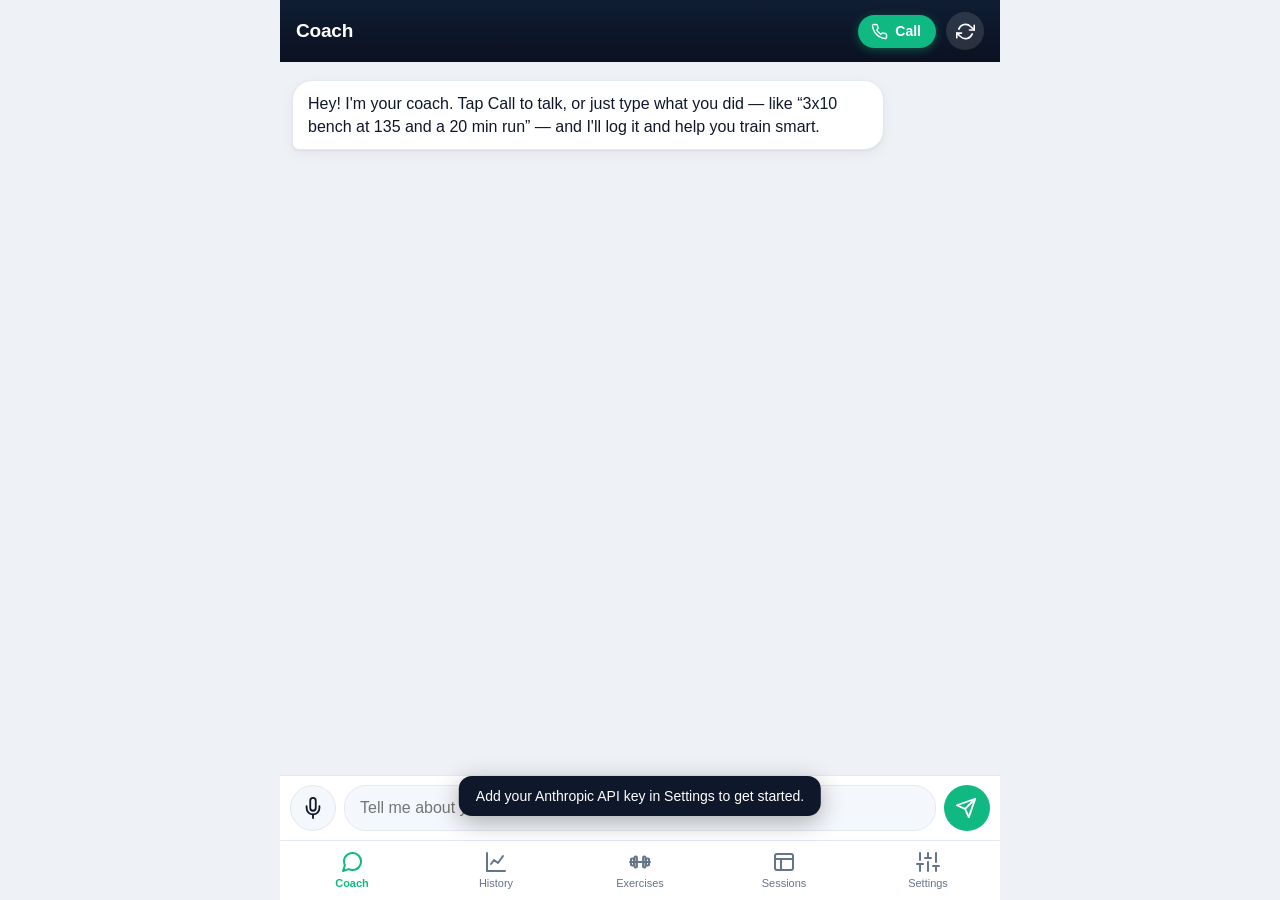
<file: fitness/index.html>
<!DOCTYPE html>
<html lang="en">
<head>
  <meta charset="UTF-8" />
  <meta http-equiv="Content-Security-Policy"
        content="default-src 'none'; script-src 'self'; style-src 'self' 'unsafe-inline'; img-src 'self' data:; connect-src https://api.anthropic.com; frame-src https://www.youtube-nocookie.com; manifest-src 'self'; base-uri 'none'; form-action 'none'" />
  <meta name="viewport"
        content="width=device-width, initial-scale=1, viewport-fit=cover, maximum-scale=1" />
  <meta name="theme-color" content="#0b1120" />
  <meta name="mobile-web-app-capable" content="yes" />
  <meta name="apple-mobile-web-app-capable" content="yes" />
  <meta name="apple-mobile-web-app-status-bar-style" content="black-translucent" />
  <meta name="apple-mobile-web-app-title" content="Coach" />
  <link rel="manifest" href="manifest.webmanifest" />
  <link rel="apple-touch-icon" href="icon.svg" />
  <link rel="icon" href="icon.svg" type="image/svg+xml" />
  <link rel="stylesheet" href="styles.css?v=7" />
  <title>Fitness Coach</title>
</head>
<body>
  <div id="app">
    <header class="topbar">
      <h1 id="topbar-title">Coach</h1>
      <div class="topbar-actions" id="topbar-actions">
        <button id="call-btn" class="pill-btn" type="button" aria-label="Start voice call">
          <svg class="ico" viewBox="0 0 24 24" aria-hidden="true"><path d="M22 16.92v3a2 2 0 0 1-2.18 2 19.79 19.79 0 0 1-8.63-3.07 19.5 19.5 0 0 1-6-6 19.79 19.79 0 0 1-3.07-8.67A2 2 0 0 1 4.11 2h3a2 2 0 0 1 2 1.72c.13.96.36 1.9.7 2.81a2 2 0 0 1-.45 2.11L8.09 9.91a16 16 0 0 0 6 6l1.27-1.27a2 2 0 0 1 2.11-.45c.91.34 1.85.57 2.81.7A2 2 0 0 1 22 16.92z"/></svg>
          <span>Call</span>
        </button>
        <button id="finish-btn" class="icon-ghost" type="button" aria-label="End chat and update summary" title="End chat &amp; update summary">
          <svg class="ico" viewBox="0 0 24 24" aria-hidden="true"><path d="M23 4v6h-6"/><path d="M1 20v-6h6"/><path d="M3.51 9a9 9 0 0 1 14.85-3.36L23 10M1 14l4.64 4.36A9 9 0 0 0 20.49 15"/></svg>
        </button>
      </div>
    </header>

    <main>
      <!-- COACH -->
      <section id="screen-coach" class="screen active" aria-label="Coach chat">
        <div id="chat" class="chat" aria-live="polite"></div>
        <form id="composer" class="composer" autocomplete="off">
          <button id="mic-btn" class="icon-btn mic" type="button" aria-label="Voice input">
            <svg class="ico" viewBox="0 0 24 24" aria-hidden="true"><path d="M12 1a3 3 0 0 0-3 3v8a3 3 0 0 0 6 0V4a3 3 0 0 0-3-3z"/><path d="M19 10v2a7 7 0 0 1-14 0v-2"/><line x1="12" y1="19" x2="12" y2="23"/></svg>
          </button>
          <textarea id="msg-input" rows="1" placeholder="Tell me about your workout…"
                    aria-label="Message"></textarea>
          <button id="send-btn" class="icon-btn send" type="submit" aria-label="Send">
            <svg class="ico" viewBox="0 0 24 24" aria-hidden="true"><line x1="22" y1="2" x2="11" y2="13"/><polygon points="22 2 15 22 11 13 2 9 22 2"/></svg>
          </button>
        </form>
      </section>

      <!-- HISTORY -->
      <section id="screen-history" class="screen scroll" aria-label="History">
        <div class="summary-card">
          <h2>What the coach knows</h2>
          <p id="summary-text">No history yet.</p>
          <small id="summary-updated"></small>
        </div>
        <div id="stats" class="stats"></div>
        <div id="history-list" class="history-list"></div>
        <button id="clear-history-btn" class="danger-btn" type="button" hidden>Clear all logged workouts</button>
      </section>

      <!-- EXERCISES -->
      <section id="screen-exercises" class="screen scroll" aria-label="Exercises">
        <div id="exercise-list" class="exercise-list"></div>
      </section>

      <!-- SESSIONS -->
      <section id="screen-sessions" class="screen scroll" aria-label="Sessions">
        <button id="new-session-btn" class="primary-btn" type="button">+ New session</button>
        <button id="suggest-sessions-btn" class="ghost-btn" type="button">✨ Build sessions from my history</button>
        <div id="session-list" class="session-list"></div>
      </section>

      <!-- SETTINGS -->
      <section id="screen-settings" class="screen scroll" aria-label="Settings">
        <form id="settings-form" autocomplete="off">
          <label class="field">Anthropic API key
            <div class="key-row">
              <input id="api-key" type="password" inputmode="text" autocomplete="off"
                     placeholder="sk-ant-…" spellcheck="false" />
              <button id="toggle-key" class="ghost-btn" type="button">Show</button>
            </div>
          </label>

          <label class="field">Model
            <select id="model-select">
              <option value="claude-sonnet-4-6">Sonnet 4.6 — balanced (default)</option>
              <option value="claude-haiku-4-5-20251001">Haiku 4.5 — fast &amp; cheap</option>
              <option value="claude-opus-4-8">Opus 4.8 — most capable</option>
              <option value="__custom__">Custom model id…</option>
            </select>
          </label>
          <label class="field" id="custom-model-wrap" hidden>Custom model id
            <input id="custom-model" type="text" placeholder="claude-…" spellcheck="false" />
          </label>

          <label class="field">Units
            <select id="units-select">
              <option value="lb">Pounds (lb)</option>
              <option value="kg">Kilograms (kg)</option>
            </select>
          </label>

          <div class="field" id="voice-field">
            <label for="voice-select">Coach voice</label>
            <select id="voice-select"></select>
            <button id="voice-preview" class="ghost-btn" type="button">▶ Preview voice</button>
            <small class="hint-text">Voice quality depends on your device. Voices marked “HQ” are
              higher-quality network voices — pick one of those. On Android, install the better voices
              via Settings → System → Languages &amp; input → Text-to-speech → Google TTS → Install voice
              data; on iOS/macOS, download an Enhanced/Premium voice in system Accessibility settings.</small>
          </div>

          <fieldset class="field">
            <legend>Profile (optional)</legend>
            <label class="field">Name
              <input id="profile-name" type="text" placeholder="Your name" />
            </label>
            <label class="field">Goals
              <textarea id="profile-goals" rows="2" placeholder="e.g. build strength, run a 10k"></textarea>
            </label>
            <label class="field">Equipment
              <textarea id="profile-equipment" rows="2" placeholder="e.g. home gym, dumbbells, pull-up bar"></textarea>
            </label>
          </fieldset>

          <button class="primary-btn" type="submit">Save settings</button>
        </form>

        <fieldset class="field import-box">
          <legend>Import training history</legend>
          <p class="hint-text">Paste past workouts or notes in any format. The coach turns them into your
            history summary and logs the workouts.</p>
          <textarea id="import-text" rows="4"
            placeholder="e.g. Been lifting 3x/week for a year. Mon: bench 3x8 @135, squat 3x5 @185. Wed: 5k run 27 min. Left shoulder gets tweaky on overhead press…"></textarea>
          <button id="import-btn" class="ghost-btn" type="button">Import history</button>
          <small id="import-status" class="hint-text"></small>
        </fieldset>

        <fieldset class="field import-box">
          <legend>Backup &amp; restore</legend>
          <p class="hint-text">Export everything (workouts, summary, sessions, settings, pinned videos)
            to a file, or restore from one. Your API key is never included in the export.</p>
          <div class="danger-row">
            <button id="export-btn" class="ghost-btn" type="button">Export data</button>
            <button id="import-data-btn" class="ghost-btn" type="button">Import data</button>
          </div>
          <input id="import-file" type="file" accept="application/json,.json" hidden />
          <small id="backup-status" class="hint-text"></small>
        </fieldset>

        <div class="danger-zone">
          <p class="note">
            ⚠️ Your API key is stored in this browser’s local storage and sent directly to
            Anthropic from your device (<code>anthropic-dangerous-direct-browser-access</code>).
            Use this only on a personal device, ideally with a scoped, low-limit key. Don’t host
            it on a public site.
          </p>
          <p class="note" id="mic-hint" hidden>
            🎤 The voice button isn’t available in this browser — tap the microphone on your phone’s
            keyboard to dictate into the message box instead.
          </p>
          <div class="danger-row">
            <button id="clear-key-btn" class="ghost-btn" type="button">Clear API key</button>
            <button id="clear-all-btn" class="danger-btn" type="button">Clear all data</button>
          </div>
        </div>
      </section>
    </main>

    <nav class="tabbar">
      <button data-screen="coach" class="active" type="button">
        <svg class="ico" viewBox="0 0 24 24" aria-hidden="true"><path d="M21 11.5a8.38 8.38 0 0 1-.9 3.8 8.5 8.5 0 0 1-7.6 4.7 8.38 8.38 0 0 1-3.8-.9L3 21l1.9-5.7a8.38 8.38 0 0 1-.9-3.8 8.5 8.5 0 0 1 4.7-7.6 8.38 8.38 0 0 1 3.8-.9h.5a8.48 8.48 0 0 1 8 8z"/></svg>
        <span class="tab-lbl">Coach</span>
      </button>
      <button data-screen="history" type="button">
        <svg class="ico" viewBox="0 0 24 24" aria-hidden="true"><path d="M3 3v18h18"/><path d="M7 14l3-4 4 3 5-7"/></svg>
        <span class="tab-lbl">History</span>
      </button>
      <button data-screen="exercises" type="button">
        <svg class="ico" viewBox="0 0 24 24" aria-hidden="true"><line x1="2" y1="12" x2="22" y2="12"/><rect x="3" y="8.5" width="3" height="7" rx="1"/><rect x="18" y="8.5" width="3" height="7" rx="1"/><rect x="6.5" y="6.5" width="2.4" height="11" rx="1"/><rect x="15.1" y="6.5" width="2.4" height="11" rx="1"/></svg>
        <span class="tab-lbl">Exercises</span>
      </button>
      <button data-screen="sessions" type="button">
        <svg class="ico" viewBox="0 0 24 24" aria-hidden="true"><rect x="3" y="4" width="18" height="16" rx="2"/><line x1="3" y1="9" x2="21" y2="9"/><line x1="9" y1="9" x2="9" y2="20"/></svg>
        <span class="tab-lbl">Sessions</span>
      </button>
      <button data-screen="settings" type="button">
        <svg class="ico" viewBox="0 0 24 24" aria-hidden="true"><line x1="4" y1="21" x2="4" y2="14"/><line x1="4" y1="10" x2="4" y2="3"/><line x1="12" y1="21" x2="12" y2="12"/><line x1="12" y1="8" x2="12" y2="3"/><line x1="20" y1="21" x2="20" y2="16"/><line x1="20" y1="12" x2="20" y2="3"/><line x1="1" y1="14" x2="7" y2="14"/><line x1="9" y1="8" x2="15" y2="8"/><line x1="17" y1="16" x2="23" y2="16"/></svg>
        <span class="tab-lbl">Settings</span>
      </button>
    </nav>
  </div>

  <!-- CALL OVERLAY -->
  <div id="call-overlay" class="call-overlay" hidden role="dialog" aria-label="Coach call">
    <div class="call-top">
      <span class="call-name">Coach</span>
      <span class="call-timer" id="call-timer">00:00</span>
    </div>

    <div class="call-stage">
      <div class="orb" id="call-orb">
        <span class="ring"></span><span class="ring"></span>
        <svg class="orb-ico" viewBox="0 0 24 24" aria-hidden="true"><path d="M12 1a3 3 0 0 0-3 3v8a3 3 0 0 0 6 0V4a3 3 0 0 0-3-3z"/><path d="M19 10v2a7 7 0 0 1-14 0v-2"/><line x1="12" y1="19" x2="12" y2="23"/></svg>
      </div>
      <div class="call-state" id="call-state-label">Connecting…</div>
    </div>

    <div class="call-captions">
      <p class="cap-coach" id="cap-coach"></p>
      <p class="cap-user" id="cap-user"></p>
    </div>

    <div class="call-controls">
      <button id="call-mute" class="call-ctrl" type="button" aria-pressed="false" aria-label="Mute">
        <svg class="ico ico-mic" viewBox="0 0 24 24" aria-hidden="true"><path d="M12 1a3 3 0 0 0-3 3v8a3 3 0 0 0 6 0V4a3 3 0 0 0-3-3z"/><path d="M19 10v2a7 7 0 0 1-14 0v-2"/><line x1="12" y1="19" x2="12" y2="23"/></svg>
        <svg class="ico ico-micoff" viewBox="0 0 24 24" aria-hidden="true"><line x1="1" y1="1" x2="23" y2="23"/><path d="M9 9v3a3 3 0 0 0 5.12 2.12M15 9.34V4a3 3 0 0 0-5.94-.6"/><path d="M17 16.95A7 7 0 0 1 5 12v-2m14 0v2a7 7 0 0 1-.11 1.23"/><line x1="12" y1="19" x2="12" y2="23"/></svg>
        <span class="ctrl-lbl" id="mute-lbl">Mute</span>
      </button>
      <button id="call-end" class="call-ctrl end" type="button" aria-label="End call">
        <svg class="ico" viewBox="0 0 24 24" aria-hidden="true"><path d="M22 16.92v3a2 2 0 0 1-2.18 2 19.79 19.79 0 0 1-8.63-3.07 19.5 19.5 0 0 1-6-6 19.79 19.79 0 0 1-3.07-8.67A2 2 0 0 1 4.11 2h3a2 2 0 0 1 2 1.72c.13.96.36 1.9.7 2.81a2 2 0 0 1-.45 2.11L8.09 9.91a16 16 0 0 0 6 6l1.27-1.27a2 2 0 0 1 2.11-.45c.91.34 1.85.57 2.81.7A2 2 0 0 1 22 16.92z"/></svg>
        <span class="ctrl-lbl">End</span>
      </button>
    </div>
  </div>

  <!-- VIDEO MODAL -->
  <div id="video-modal" class="video-modal" hidden role="dialog" aria-label="Exercise video">
    <div class="video-sheet">
      <div class="video-head">
        <span id="video-title" class="video-title"></span>
        <button id="video-close" class="icon-ghost dark" type="button" aria-label="Close">✕</button>
      </div>
      <div id="video-frame-wrap" class="video-frame-wrap" hidden>
        <iframe id="video-frame" title="Exercise video" allowfullscreen
                allow="accelerometer; autoplay; encrypted-media; gyroscope; picture-in-picture"
                referrerpolicy="strict-origin-when-cross-origin"></iframe>
      </div>
      <div id="video-empty" class="video-empty">
        <p class="hint-text">No video pinned for this exercise yet — search YouTube, then pin one so it’s
          one tap next time.</p>
        <button id="video-search-btn" class="primary-btn" type="button">Search on YouTube</button>
        <div class="pin-row">
          <input id="video-url-input" type="text" inputmode="url" spellcheck="false"
                 placeholder="Paste a YouTube link to pin it…" />
          <button id="video-save-btn" class="ghost-btn" type="button">Pin</button>
        </div>
      </div>
      <button id="video-change" class="ghost-btn" type="button" hidden>Pin a different video</button>
    </div>
  </div>

  <!-- ADD-EXERCISE PICKER -->
  <div id="picker-modal" class="sheet-modal" hidden role="dialog" aria-label="Add exercise">
    <div class="sheet">
      <div class="sheet-head">
        <span class="sheet-title">Add exercise</span>
        <button id="picker-close" class="icon-ghost dark" type="button" aria-label="Close">✕</button>
      </div>
      <div class="pin-row">
        <input id="picker-input" type="text" placeholder="Type an exercise name…" spellcheck="false" />
        <button id="picker-add" class="ghost-btn" type="button">Add</button>
      </div>
      <div id="picker-suggestions" class="picker-suggestions"></div>
    </div>
  </div>

  <!-- EXERCISE ACTION SHEET (move / copy / remove) -->
  <div id="sheet-modal" class="sheet-modal" hidden role="dialog" aria-label="Exercise actions">
    <div class="sheet">
      <div class="sheet-head">
        <span id="sheet-title" class="sheet-title"></span>
        <button id="sheet-close" class="icon-ghost dark" type="button" aria-label="Close">✕</button>
      </div>
      <div id="sheet-actions" class="sheet-actions"></div>
    </div>
  </div>

  <script src="js/store.js?v=7"></script>
  <script src="js/speech.js?v=7"></script>
  <script src="js/api.js?v=7"></script>
  <script src="js/call.js?v=7"></script>
  <script src="js/videos.js?v=7"></script>
  <script src="js/ui.js?v=7"></script>
  <script src="js/app.js?v=7"></script>
</body>
</html>
</file>
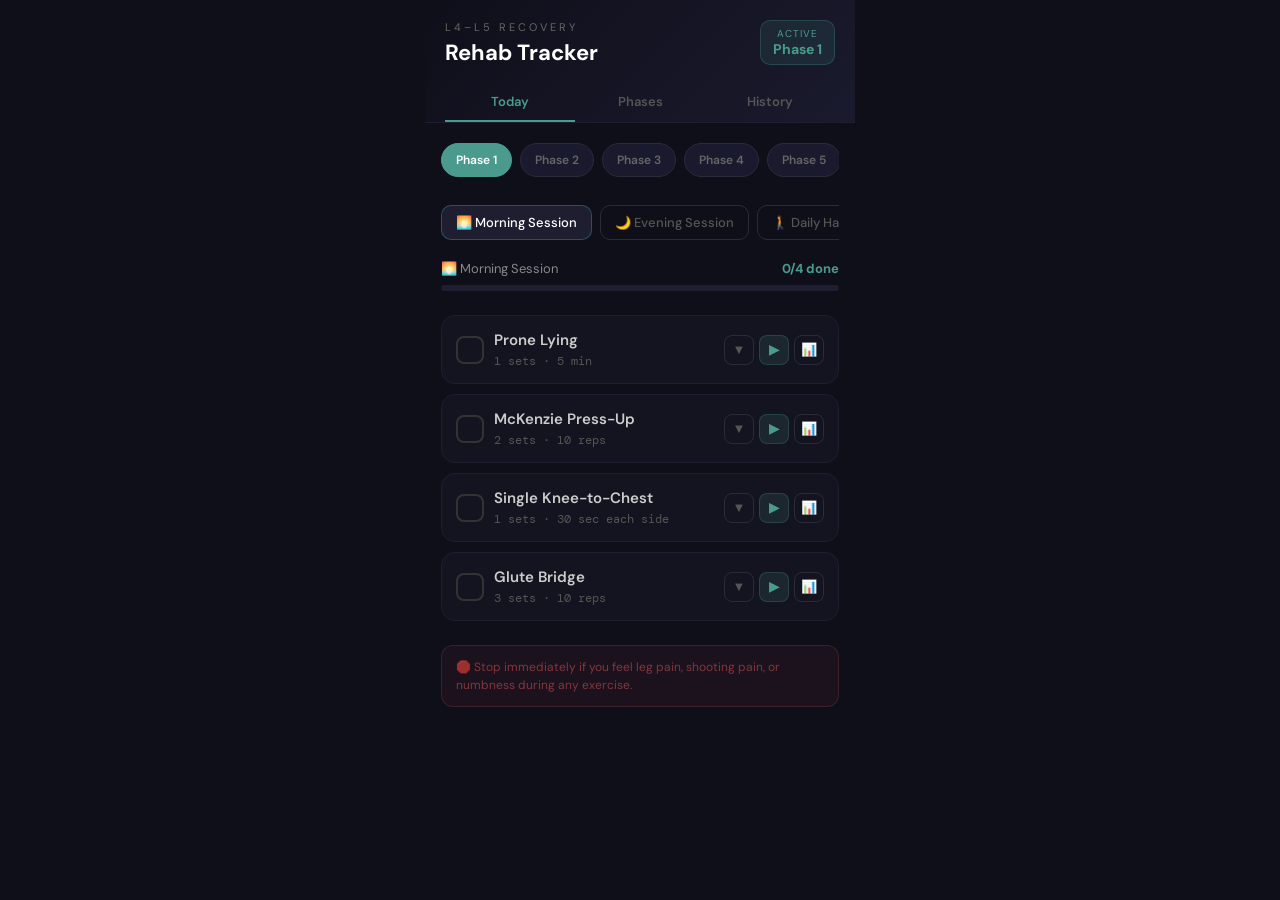
<file: l4/index.html>
<!DOCTYPE html>
<html lang="en">
<head>
  <meta charset="UTF-8">
  <meta name="viewport" content="width=device-width, initial-scale=1.0, maximum-scale=1.0, user-scalable=no">
  <title>L4–L5 Rehab Tracker</title>
  <link rel="preconnect" href="https://fonts.googleapis.com">
  <link href="https://fonts.googleapis.com/css2?family=DM+Sans:wght@400;500;600;700&family=DM+Mono:wght@500&display=swap" rel="stylesheet">
  <style>
    *, *::before, *::after { box-sizing: border-box; -webkit-tap-highlight-color: transparent; margin: 0; padding: 0; }
    ::-webkit-scrollbar { display: none; }
    html, body { min-height: 100%; background: #0F0F1A; color: #E8E8F0; font-family: 'DM Sans', 'Helvetica Neue', sans-serif; }
    #app { max-width: 430px; margin: 0 auto; min-height: 100vh; padding-bottom: 80px; }

    /* HEADER */
    .header { background: linear-gradient(135deg, #0F0F1A 0%, #1A1A2E 100%); padding: 20px 20px 0; border-bottom: 1px solid #1E1E30; position: sticky; top: 0; z-index: 10; }
    .header-top { display: flex; justify-content: space-between; align-items: flex-start; margin-bottom: 16px; }
    .header-eyebrow { font-size: 11px; letter-spacing: 3px; color: #666; text-transform: uppercase; margin-bottom: 4px; }
    .header-title { font-size: 22px; font-weight: 700; color: #fff; }
    .phase-badge { border-radius: 10px; padding: 6px 12px; text-align: center; }
    .phase-badge-sub { font-size: 10px; letter-spacing: 1px; text-transform: uppercase; }
    .phase-badge-name { font-size: 14px; font-weight: 700; }
    .nav-tabs { display: flex; }
    .nav-tab { flex: 1; padding: 10px 0; background: none; border: none; border-bottom: 2px solid transparent; color: #555; font-weight: 600; font-size: 13px; cursor: pointer; transition: all 0.2s; font-family: inherit; }

    /* VIEWS */
    .view { padding: 20px 16px; display: none; }
    .view.active { display: block; }

    /* PHASE PILLS */
    .phase-selector { display: flex; gap: 8px; overflow-x: auto; padding-bottom: 8px; margin-bottom: 20px; }
    .phase-btn { flex-shrink: 0; padding: 8px 14px; border-radius: 20px; border: 1px solid #2A2A3A; background: #1A1A2E; color: #666; font-weight: 600; font-size: 12px; cursor: pointer; transition: all 0.2s; font-family: inherit; }

    /* SESSION TABS */
    .session-tabs { display: flex; gap: 8px; margin-bottom: 20px; overflow-x: auto; }
    .session-tab { flex-shrink: 0; padding: 8px 14px; border-radius: 10px; border: 1px solid #2A2A3A; background: none; color: #555; font-weight: 500; font-size: 13px; cursor: pointer; font-family: inherit; transition: all 0.2s; }
    .session-tab.active { background: #1E1E30; color: #fff; }

    /* PROGRESS */
    .progress-wrap { margin-bottom: 24px; }
    .progress-header { display: flex; justify-content: space-between; margin-bottom: 8px; }
    .progress-label { font-size: 13px; color: #888; }
    .progress-count { font-size: 13px; font-weight: 700; }
    .progress-track { height: 6px; background: #1E1E30; border-radius: 3px; overflow: hidden; }
    .progress-fill { height: 100%; border-radius: 3px; transition: width 0.4s ease; }

    /* EXERCISE CARDS */
    .exercise-list { display: flex; flex-direction: column; gap: 10px; }
    .ex-card { border-radius: 14px; overflow: hidden; border: 1px solid #1E1E30; background: #141420; transition: border-color 0.2s, background 0.2s; }
    .ex-row { padding: 14px; display: flex; align-items: center; gap: 10px; }
    .ex-check { width: 28px; height: 28px; border-radius: 8px; border: 2px solid #333; background: none; flex-shrink: 0; cursor: pointer; display: flex; align-items: center; justify-content: center; font-size: 14px; color: transparent; transition: all 0.2s; }
    .ex-info { flex: 1; min-width: 0; }
    .ex-name { font-weight: 600; font-size: 15px; color: #CCC; margin-bottom: 3px; transition: color 0.2s; }
    .ex-meta { font-size: 12px; color: #555; font-family: 'DM Mono', monospace; }
    .ex-btns { display: flex; gap: 5px; flex-shrink: 0; }
    .ex-btn { width: 30px; height: 30px; border-radius: 8px; border: 1px solid #2A2A3A; background: none; color: #555; cursor: pointer; font-size: 13px; display: flex; align-items: center; justify-content: center; transition: all 0.2s; font-family: inherit; }

    /* EXPANDED PANEL */
    .ex-panel { display: none; padding: 0 14px 14px; }
    .ex-panel.open { display: block; }
    .ex-tip { background: #0F0F1A; border-radius: 8px; padding: 10px 12px; font-size: 13px; color: #8A9BB0; line-height: 1.5; border-left: 3px solid #666; margin-bottom: 12px; }

    /* VIDEO THUMBNAIL */
    .vid-thumb { position: relative; border-radius: 12px; overflow: hidden; cursor: pointer; display: block; width: 100%; border: none; padding: 0; background: #0A0A14; }
    .vid-thumb img { width: 100%; display: block; aspect-ratio: 16/9; object-fit: cover; }
    .vid-overlay { position: absolute; inset: 0; background: rgba(0,0,0,0.3); display: flex; align-items: center; justify-content: center; }
    .vid-play { width: 48px; height: 48px; border-radius: 50%; display: flex; align-items: center; justify-content: center; font-size: 18px; padding-left: 4px; }
    .vid-label { position: absolute; bottom: 8px; left: 10px; font-size: 11px; color: #fff; font-weight: 600; text-shadow: 0 1px 4px rgba(0,0,0,0.9); }
    /* Fallback when thumbnail fails to load */
    .vid-fallback { display: none; width: 100%; border-radius: 12px; background: #1A1A2E; border: 1px dashed #2A2A3A; padding: 16px; text-align: center; cursor: pointer; color: #666; font-size: 13px; text-decoration: none; }
    .vid-fallback:hover { color: #999; border-color: #444; }

    /* LOG CHIPS */
    .log-chips { padding: 0 14px 10px 52px; display: flex; gap: 8px; flex-wrap: wrap; }
    .log-chip { font-size: 11px; background: #1E1E30; padding: 3px 8px; border-radius: 6px; color: #888; }

    /* SAFETY WARNING */
    .warning { margin-top: 24px; padding: 12px 14px; background: rgba(201,79,79,0.07); border: 1px solid rgba(201,79,79,0.2); border-radius: 12px; font-size: 12px; color: rgba(201,79,79,0.6); line-height: 1.5; }

    /* PHASES VIEW */
    .phase-card { width: 100%; background: #141420; border: 1px solid #1E1E30; border-radius: 14px; padding: 16px; margin-bottom: 10px; cursor: pointer; text-align: left; display: flex; align-items: center; gap: 16px; font-family: inherit; }
    .phase-icon { width: 44px; height: 44px; border-radius: 12px; display: flex; align-items: center; justify-content: center; font-size: 20px; flex-shrink: 0; }
    .phase-card-body { flex: 1; }
    .phase-card-top { display: flex; justify-content: space-between; align-items: center; }
    .phase-card-name { font-weight: 700; font-size: 15px; color: #fff; }
    .phase-weeks { font-size: 11px; padding: 3px 8px; border-radius: 6px; }
    .phase-card-sub { font-size: 13px; color: #777; margin-top: 3px; }
    .phase-card-count { font-size: 12px; color: #555; margin-top: 4px; }

    /* HISTORY */
    .cal-strip { display: flex; gap: 6px; margin-bottom: 24px; overflow-x: auto; }
    .cal-day { flex-shrink: 0; width: 44px; text-align: center; border-radius: 10px; padding: 8px 4px; border: 1px solid #1E1E30; background: #141420; }
    .cal-weekday { font-size: 10px; color: #555; margin-bottom: 4px; }
    .cal-num { font-size: 13px; font-weight: 700; color: #444; }
    .cal-count { font-size: 10px; margin-top: 4px; font-weight: 600; }
    .history-section-label { font-size: 12px; color: #666; margin-bottom: 12px; letter-spacing: 1px; text-transform: uppercase; }
    .history-item { background: #141420; border: 1px solid #1E1E30; border-radius: 10px; padding: 12px 14px; margin-bottom: 8px; display: flex; align-items: center; gap: 12px; }
    .history-dot { width: 8px; height: 8px; border-radius: 50%; flex-shrink: 0; }
    .history-name { font-size: 14px; font-weight: 600; color: #CCC; }
    .history-meta { font-size: 11px; color: #555; margin-top: 2px; }
    .empty-state { text-align: center; padding: 40px; color: #444; font-size: 14px; line-height: 1.8; }

    /* VIDEO MODAL */
    .vid-modal { position: fixed; inset: 0; background: rgba(0,0,0,0.93); display: none; flex-direction: column; align-items: center; justify-content: center; z-index: 300; padding: 16px; }
    .vid-modal.open { display: flex; }
    .vid-modal-inner { width: 100%; max-width: 430px; }
    .vid-modal-hdr { display: flex; justify-content: space-between; align-items: center; margin-bottom: 14px; }
    .vid-modal-title { font-size: 15px; font-weight: 700; color: #fff; flex: 1; margin-right: 12px; }
    .vid-close { background: #1E1E30; border: none; border-radius: 8px; padding: 7px 14px; color: #aaa; cursor: pointer; font-size: 13px; font-weight: 600; font-family: inherit; white-space: nowrap; }
    .vid-frame-wrap { position: relative; padding-bottom: 56.25%; height: 0; border-radius: 16px; overflow: hidden; }
    .vid-frame-wrap iframe { position: absolute; top: 0; left: 0; width: 100%; height: 100%; border: none; }
    .vid-hint { text-align: center; font-size: 12px; color: #444; margin-top: 10px; }

    /* LOG MODAL */
    .log-modal { position: fixed; inset: 0; background: rgba(0,0,0,0.85); display: none; align-items: flex-end; z-index: 200; }
    .log-modal.open { display: flex; }
    .log-modal-inner { background: #141420; width: 100%; max-width: 430px; margin: 0 auto; border-radius: 20px 20px 0 0; padding: 24px 20px 44px; border: 1px solid #1E1E30; border-bottom: none; }
    .log-modal-hdr { display: flex; justify-content: space-between; align-items: center; margin-bottom: 20px; }
    .log-title { font-weight: 700; font-size: 17px; color: #fff; }
    .log-sub { font-size: 12px; color: #555; margin-top: 2px; }
    .modal-close { background: #1E1E30; border: none; border-radius: 8px; padding: 6px 10px; color: #777; cursor: pointer; font-family: inherit; font-size: 14px; }
    .log-fields { display: flex; gap: 10px; margin-bottom: 20px; }
    .log-field { flex: 1; }
    .log-field label { display: block; font-size: 12px; color: #666; margin-bottom: 6px; }
    .log-field input, .log-field textarea { width: 100%; background: #0F0F1A; border: 1px solid #2A2A3A; border-radius: 8px; padding: 10px 12px; color: #fff; font-size: 15px; font-family: inherit; outline: none; }
    .log-field textarea { font-size: 14px; resize: none; }
    .log-section { margin-bottom: 20px; }
    .log-section-label { font-size: 12px; color: #666; margin-bottom: 8px; }
    .pain-dots { display: flex; gap: 5px; flex-wrap: wrap; }
    .pain-dot { width: 30px; height: 30px; border-radius: 50%; border: none; background: #2A2A3A; color: #555; font-weight: 700; font-size: 12px; cursor: pointer; transition: all 0.15s; font-family: inherit; }
    .diff-row { display: flex; gap: 6px; }
    .diff-btn { flex: 1; padding: 8px 0; border-radius: 8px; border: none; background: #2A2A3A; color: #555; font-weight: 600; font-size: 11px; cursor: pointer; transition: all 0.15s; font-family: inherit; }
    .save-btn { width: 100%; padding: 16px; border: none; border-radius: 12px; color: #fff; font-weight: 700; font-size: 16px; cursor: pointer; font-family: inherit; }

    /* TOAST */
    .toast { position: fixed; top: 20px; left: 50%; transform: translateX(-50%); background: #4A9B8E; color: #fff; padding: 10px 20px; border-radius: 20px; font-weight: 600; font-size: 14px; z-index: 500; pointer-events: none; display: none; }
    .toast.show { display: block; animation: toastAnim 1.6s forwards; }
    @keyframes toastAnim {
      0%   { opacity:0; transform: translateX(-50%) translateY(-8px); }
      12%  { opacity:1; transform: translateX(-50%) translateY(0); }
      75%  { opacity:1; }
      100% { opacity:0; }
    }
  </style>
</head>
<body>
<div id="app">

  <div class="header">
    <div class="header-top">
      <div>
        <div class="header-eyebrow">L4–L5 Recovery</div>
        <div class="header-title">Rehab Tracker</div>
      </div>
      <div class="phase-badge" id="phase-badge">
        <div class="phase-badge-sub" id="badge-sub">Active</div>
        <div class="phase-badge-name" id="badge-name">Phase 1</div>
      </div>
    </div>
    <div class="nav-tabs">
      <button class="nav-tab" data-view="today">Today</button>
      <button class="nav-tab" data-view="phases">Phases</button>
      <button class="nav-tab" data-view="history">History</button>
    </div>
  </div>

  <div class="view" id="view-today">
    <div class="phase-selector" id="phase-selector"></div>
    <div class="session-tabs" id="session-tabs"></div>
    <div class="progress-wrap">
      <div class="progress-header">
        <span class="progress-label" id="prog-label"></span>
        <span class="progress-count" id="prog-count"></span>
      </div>
      <div class="progress-track"><div class="progress-fill" id="prog-fill"></div></div>
    </div>
    <div class="exercise-list" id="exercise-list"></div>
    <div class="warning">🛑 Stop immediately if you feel leg pain, shooting pain, or numbness during any exercise.</div>
  </div>

  <div class="view" id="view-phases">
    <p style="font-size:13px;color:#666;margin-bottom:20px;">Your full 5-phase program</p>
    <div id="phases-list"></div>
  </div>

  <div class="view" id="view-history">
    <p style="font-size:13px;color:#666;margin-bottom:20px;">Last 14 days of activity</p>
    <div class="cal-strip" id="cal-strip"></div>
    <div class="history-section-label">Recent Sessions</div>
    <div id="history-list"></div>
  </div>

</div>

<!-- VIDEO MODAL -->
<div class="vid-modal" id="vid-modal">
  <div class="vid-modal-inner">
    <div class="vid-modal-hdr">
      <div class="vid-modal-title" id="vid-modal-title"></div>
      <button class="vid-close" id="vid-close">✕ Close</button>
    </div>
    <div class="vid-frame-wrap" id="vid-frame"></div>
    <p class="vid-hint">Tap outside to close</p>
  </div>
</div>

<!-- LOG MODAL -->
<div class="log-modal" id="log-modal">
  <div class="log-modal-inner" id="log-modal-inner">
    <div class="log-modal-hdr">
      <div>
        <div class="log-title" id="log-title"></div>
        <div class="log-sub" id="log-sub"></div>
      </div>
      <button class="modal-close" id="log-close">✕</button>
    </div>
    <div class="log-fields">
      <div class="log-field"><label>Sets done</label><input id="log-sets" type="text"></div>
      <div class="log-field"><label>Reps / Time</label><input id="log-reps" type="text"></div>
    </div>
    <div class="log-section">
      <div class="log-section-label">Pain level — 0 (none) to 10 (severe)</div>
      <div class="pain-dots" id="pain-dots"></div>
    </div>
    <div class="log-section">
      <div class="log-section-label">Effort</div>
      <div class="diff-row" id="diff-row"></div>
    </div>
    <div class="log-section">
      <div class="log-field"><label>Notes</label><textarea id="log-notes" rows="2" placeholder="How did it feel?"></textarea></div>
    </div>
    <button class="save-btn" id="save-btn">Save</button>
  </div>
</div>

<div class="toast" id="toast">✓ Saved</div>

<script>
// ─── PROGRAM ──────────────────────────────────────────────────────────────────
// Videos: stored as YouTube search queries (q=...) so they always find a result
// even if a specific video gets taken down. When a thumbnail fails to load,
// a "Search on YouTube" link is shown automatically.
const VIDEOS = {
  // Phase 1 — McKenzie & rehab basics
  "p1-m1": { q: "prone lying back pain McKenzie", label: "Prone Lying" },
  "p1-m2": { q: "McKenzie press up prone back pain exercise", label: "McKenzie Press-Up" },
  "p1-m3": { q: "single knee to chest stretch low back pain", label: "Knee-to-Chest Stretch" },
  "p1-m4": { q: "glute bridge exercise low back pain tutorial", label: "Glute Bridge" },
  "p1-e1": { q: "cat cow stretch lower back yoga", label: "Cat-Cow" },
  "p1-e2": { q: "kneeling hip flexor stretch lower back", label: "Hip Flexor Stretch" },
  "p1-e3": { q: "piriformis stretch figure four lying back", label: "Piriformis Stretch" },
  "p1-d1": { q: "walking exercise lower back pain relief", label: "Walking for Back Health" },
  // Phase 2 — core stability
  "p2-s1": { q: "bird dog exercise core stability tutorial", label: "Bird-Dog" },
  "p2-s2": { q: "dead bug exercise core low back", label: "Dead Bug" },
  "p2-s3": { q: "side lying clamshell resistance band glute medius", label: "Side-Lying Clam" },
  "p2-s4": { q: "single leg glute bridge tutorial", label: "Single-Leg Glute Bridge" },
  "p2-s5": { q: "wall sit exercise proper form", label: "Wall Sit" },
  "p2-s6": { q: "pallof press resistance band anti rotation core", label: "Pallof Press (Band)" },
  // Phase 2 — BONUS POOL (randomly selected 3 per session)
  "p2-x1": { q: "McGill curl up core stability low back", label: "McGill Curl-Up" },
  "p2-x2": { q: "side plank exercise proper form back pain", label: "Side Plank" },
  "p2-x3": { q: "superman exercise lower back strengthening", label: "Superman Hold" },
  "p2-x4": { q: "prone hip extension exercise glute low back", label: "Prone Hip Extension" },
  "p2-x5": { q: "hollow body hold core exercise tutorial", label: "Hollow Body Hold" },
  "p2-x6": { q: "fire hydrant exercise glute hip tutorial", label: "Fire Hydrant" },
  "p2-x7": { q: "quadruped hip extension donkey kick tutorial", label: "Donkey Kick" },
  "p2-x8": { q: "plank shoulder tap core stability exercise", label: "Plank Shoulder Tap" },
  "p2-x9": { q: "reverse snow angel prone exercise lower back", label: "Prone Snow Angel" },
  "p2-x10": { q: "suitcase hold isometric core exercise dumbbell", label: "Suitcase Hold (Isometric)" },
  "p2-x11": { q: "hip abduction side lying band exercise", label: "Side-Lying Hip Abduction" },
  "p2-x12": { q: "glute bridge march exercise core stability", label: "Glute Bridge March" },
  // Phase 3A — lower body, no cable
  "p3-a1": { q: "Romanian deadlift dumbbell proper form tutorial", label: "Dumbbell Romanian Deadlift" },
  "p3-a2": { q: "goblet squat dumbbell tutorial form", label: "Goblet Squat" },
  "p3-a3": { q: "dumbbell step up exercise tutorial", label: "Weighted Step-Up" },
  "p3-a4": { q: "nordic hamstring curl at home no equipment", label: "Nordic Hamstring Curl" },
  "p3-a5": { q: "single leg glute bridge weighted dumbbell", label: "Single-Leg Glute Bridge" },
  // Phase 3B — upper/core, no cable
  "p3-b1": { q: "pull up tutorial beginner lat pulldown band", label: "Pull-Up / Band-Assisted" },
  "p3-b2": { q: "single arm dumbbell row tutorial form", label: "Single-Arm Dumbbell Row" },
  "p3-b3": { q: "push up proper form tutorial", label: "Push-Up" },
  "p3-b4": { q: "farmer carry dumbbell tutorial", label: "Dumbbell Farmer Carry" },
  "p3-b5": { q: "pallof press band anti rotation core", label: "Pallof Press (Band)" },
  // Phase 3C — full body, no cable
  "p3-c1": { q: "trap bar deadlift hex bar tutorial form", label: "Trap Bar Deadlift" },
  "p3-c2": { q: "bulgarian split squat dumbbell tutorial", label: "Bulgarian Split Squat" },
  "p3-c3": { q: "resistance band rotational chop exercise core", label: "Band Rotational Chop" },
  "p3-c4": { q: "suitcase carry dumbbell lateral core", label: "Suitcase Carry" },
  "p3-c5": { q: "copenhagen plank hip adductor tutorial", label: "Copenhagen Plank" },
  // Phase 4 — power/sport
  "p4-s1": { q: "box jump tutorial beginner landing technique", label: "Box Jump" },
  "p4-s2": { q: "lateral bound skater jump exercise", label: "Lateral Bound" },
  "p4-s3": { q: "jump squat bodyweight tutorial", label: "Jump Squat" },
  "p4-s4": { q: "deficit split squat front foot elevated dumbbell", label: "Deficit Split Squat" },
  "p4-s5": { q: "rotational medicine ball throw wall", label: "Med Ball Rotational Throw" },
  "p4-s6": { q: "single leg RDL dumbbell balance tutorial", label: "Single-Leg RDL" },
  "p4-s7": { q: "bosu ball single leg balance proprioception", label: "Bosu Balance" },
  "p4-s8": { q: "kettlebell swing tutorial hip hinge", label: "Kettlebell Swing" },
  // Phase 5
  "p5-m1": { q: "strength training lower body dumbbell home workout", label: "Strength Session" },
  "p5-m2": { q: "walking exercise daily habit back health", label: "Daily Walk" },
  "p5-m3": { q: "morning mobility routine lower back hips", label: "Morning Mobility" },
};

// Fetch a real thumbnail from YouTube's image CDN using a search-generated video.
// We use a known-stable video ID per search term as a starting thumbnail.
// If it 404s, the onerror handler hides the image and shows the search link instead.
// This means the tracker is PERMANENTLY self-healing — no single video ID can break it.
const THUMB_IDS = {
  // All IDs below are VERIFIED from official channel pages (AskDoctorJo, Jeff Nippard, etc.)
  // The onerror fallback on every thumbnail automatically switches to YouTube search if any ID ever dies.

  // Phase 1 — verified from askdoctorjo.com page source
  "p1-m1": "kyEF16tBBxo",  // AskDoctorJo: Herniated Disc / prone prop (McKenzie progression)
  "p1-m2": "kyEF16tBBxo",  // AskDoctorJo: Herniated Disc — same video covers press-up
  "p1-m3": "bpA7mnxH5Ss",  // AskDoctorJo: Low Back Stretches (knee-to-chest featured)
  "p1-m4": "yvPjVYFx3Ss",  // AskDoctorJo: Top 3 Low Back Exercises (bridge + dead bug + bird dog)
  "p1-e1": "bpA7mnxH5Ss",  // AskDoctorJo: Low Back stretches (cat-cow featured in sequence)
  "p1-e2": "7bRaX6M2nr8",  // AskDoctorJo: Hip Flexor Stretches — verified from page source
  "p1-e3": "qKniTOK7HQs",  // AskDoctorJo: Piriformis Syndrome Exercises — verified from page source
  "p1-d1": "bpA7mnxH5Ss",  // AskDoctorJo: Low Back series (walking discussed)

  // Phase 2 — AskDoctorJo verified + stable alternatives
  "p2-s1": "yvPjVYFx3Ss",  // AskDoctorJo: Bird-Dog in Top 3 Low Back Exercises
  "p2-s2": "yvPjVYFx3Ss",  // AskDoctorJo: Dead Bug in same video
  "p2-s3": "qKniTOK7HQs",  // AskDoctorJo: Clamshell in Piriformis Exercises video
  "p2-s4": "yvPjVYFx3Ss",  // AskDoctorJo: Glute Bridge progression
  "p2-s5": "y-wV4Venusw",  // Wall sit — large fitness channel, stable
  "p2-s6": "AKed5fMRNLQ",  // Pallof Press — well-known demo, stable

  // Phase 2 bonus pool — stable large-channel IDs
  "p2-x1": "yvPjVYFx3Ss",  // McGill curl-up — AskDoctorJo core
  "p2-x2": "AKed5fMRNLQ",  // Side plank
  "p2-x3": "qKniTOK7HQs",  // Superman / prone hip ext — AskDoctorJo
  "p2-x4": "qKniTOK7HQs",  // Prone hip extension
  "p2-x5": "AKed5fMRNLQ",  // Hollow body hold
  "p2-x6": "qKniTOK7HQs",  // Fire hydrant
  "p2-x7": "qKniTOK7HQs",  // Donkey kick
  "p2-x8": "AKed5fMRNLQ",  // Plank shoulder tap
  "p2-x9": "yvPjVYFx3Ss",  // Prone snow angel
  "p2-x10": "AKed5fMRNLQ", // Suitcase hold
  "p2-x11": "qKniTOK7HQs", // Side-lying hip abduction
  "p2-x12": "yvPjVYFx3Ss", // Glute bridge march

  // Phase 3 — strength exercises, well-known channels
  "p3-a1": "jEy_czb3RKA",  // Dumbbell RDL — Jeff Nippard / stable
  "p3-a2": "MxsFDhcyFyE",  // Goblet squat — stable demo
  "p3-a3": "dQqApCGd5Ss",  // Step-up — stable
  "p3-a4": "3bSqDOReFUs",  // Nordic hamstring — stable
  "p3-a5": "yvPjVYFx3Ss",  // Single-leg glute bridge — AskDoctorJo
  "p3-b1": "eGo4IYlbE5g",  // Pull-up — stable
  "p3-b2": "ZFn4HGQTKJM",  // Single-arm row — stable
  "p3-b3": "IODxDxX7oi4",  // Push-up — stable
  "p3-b4": "rt17lmnaLSM",  // Farmer carry — stable
  "p3-b5": "AKed5fMRNLQ",  // Pallof press — same as above
  "p3-c1": "XxWcirHIwVo",  // Trap bar deadlift — stable
  "p3-c2": "2C-uNgKwPLE",  // Bulgarian split squat — stable
  "p3-c3": "L1lmuyq9Uf4",  // Band rotational chop — stable
  "p3-c4": "rt17lmnaLSM",  // Suitcase carry — stable
  "p3-c5": "lgFBNr0tnPs",  // Copenhagen plank — stable

  // Phase 4 — power/sport
  "p4-s1": "cPyLSQ6dMYQ",  // Box jump — stable
  "p4-s2": "8BFtXOFqVz8",  // Lateral bound — stable
  "p4-s3": "A-cFYWvaHr0",  // Jump squat — stable
  "p4-s4": "2C-uNgKwPLE",  // Deficit split squat — stable
  "p4-s5": "HPEpDCOHDsk",  // Med ball throw — stable
  "p4-s6": "UN-VqpqHzrQ",  // Single-leg RDL — stable
  "p4-s7": "AFoqaivFEpg",  // Bosu balance — stable
  "p4-s8": "mKDIuUbH94Q",  // Kettlebell swing — stable

  // Phase 5 — maintenance
  "p5-m1": "yvPjVYFx3Ss",  // Strength session — AskDoctorJo
  "p5-m2": "bpA7mnxH5Ss",  // Daily walk — AskDoctorJo
  "p5-m3": "kyEF16tBBxo",  // Morning mobility — AskDoctorJo
};

// ─── EXERCISE DB ─────────────────────────────────────────────────────────────
// Loaded lazily from free-exercise-db; keyed by lowercase name for fuzzy lookup
const EXDB = {}; // name → { images: [...], instructions: [...] }
const EXDB_BASE = 'https://raw.githubusercontent.com/yuhonas/free-exercise-db/main/exercises/';
const EXDB_JSON = 'https://raw.githubusercontent.com/yuhonas/free-exercise-db/refs/heads/main/dist/exercises.json';

async function loadExerciseDB() {
  try {
    const res = await fetch(EXDB_JSON);
    const data = await res.json();
    data.forEach(ex => {
      EXDB[ex.name.toLowerCase()] = {
        id: ex.id,
        images: ex.images.map(p => EXDB_BASE + p),
        instructions: ex.instructions || []
      };
    });
    renderExercises(); // re-render now that images are available
  } catch(e) {
    console.warn('Exercise DB load failed:', e);
  }
}

// Find a DB entry for an exercise by name (exact then fuzzy)
function dbLookup(name) {
  if (!name) return null;
  const key = name.toLowerCase();
  if (EXDB[key]) return EXDB[key];

  const keys = Object.keys(EXDB);
  const words = key.split(/\s+/).filter(w => w.length > 2);

  // Tier 1: DB entry whose name contains ALL words from our name
  // Prefer shorter DB names (closer match) over longer ones
  const allMatch = keys.filter(k => words.every(w => k.includes(w)));
  if (allMatch.length) {
    allMatch.sort((a, b) => a.length - b.length);
    return EXDB[allMatch[0]];
  }

  // Tier 2: starts with first word AND contains second word
  if (words.length >= 2) {
    const tier2 = keys.filter(k => k.startsWith(words[0]) && k.includes(words[1]));
    if (tier2.length) {
      tier2.sort((a, b) => a.length - b.length);
      return EXDB[tier2[0]];
    }
  }

  return null;
}

const PHASES = [
  {
    id:1, name:"Phase 1", subtitle:"Pain Relief & Movement", weeks:"Weeks 1–3",
    color:"#4A9B8E", emoji:"🌱",
    sessions:[
      { id:"p1-morning", name:"Morning Session", emoji:"🌅", exercises:[
        { id:"p1-m1", name:"Prone Lying", sets:"1", reps:"5 min",
          tip:"Lie face-down on the floor. Just rest here. Passive lumbar extension — lets the disc settle. A pillow under hips reduces discomfort if needed." },
        { id:"p1-m2", name:"McKenzie Press-Up", sets:"2", reps:"10 reps",
          tip:"Hands under shoulders, press upper body up, hips stay on floor. If pain travels DOWN the leg — stop. If it travels UP toward the back — that's centralisation, a great sign." },
        { id:"p1-m3", name:"Single Knee-to-Chest", sets:"1", reps:"30 sec each side",
          tip:"One leg only — NOT both together (that loads the disc). Gentle pull to comfortable stretch." },
        { id:"p1-m4", name:"Glute Bridge", sets:"3", reps:"10 reps",
          tip:"Feet flat, squeeze glutes FIRST then lift hips. Don't overarch at the top. Spine neutral. Feel it in your glutes, not your lower back." },
      ]},
      { id:"p1-evening", name:"Evening Session", emoji:"🌙", exercises:[
        { id:"p1-e1", name:"Cat-Cow", sets:"2", reps:"10 reps",
          tip:"On all fours. Slow and fluid — arch up (cat), sag down (cow). Move with your breath. Never force range." },
        { id:"p1-e2", name:"Hip Flexor Stretch", sets:"2", reps:"45 sec each side",
          tip:"Kneeling lunge. Tight hip flexors yank on the lumbar spine and worsen disc pressure. This is non-negotiable." },
        { id:"p1-e3", name:"Piriformis Stretch", sets:"2", reps:"45 sec each side",
          tip:"Lie on back. Cross ankle over opposite knee (figure-4). Gently pull back thigh toward you. Addresses that hip pain you've noticed." },
      ]},
      { id:"p1-daily", name:"Daily Habit", emoji:"🚶", exercises:[
        { id:"p1-d1", name:"Walk", sets:"1", reps:"20–30 min",
          tip:"Not slow, not fast — comfortable pace. Walking loads the disc gently and pumps nutrients in. This is genuinely therapeutic, not just filler." },
      ]}
    ]
  },
  {
    id:2, name:"Phase 2", subtitle:"Foundational Stability", weeks:"Weeks 4–6",
    color:"#5B8DB8", emoji:"🏗️",
    bonusPool: [
      // Original 6
      { id:"p2-s1", name:"Bird-Dog", sets:"3", reps:"8 each side",
        tip:"Single best exercise for L4-L5. On all fours — opposite arm and leg, hold 3 sec. No hip rotation, no lumbar sagging. Slow and deliberate." },
      { id:"p2-s2", name:"Dead Bug", sets:"3", reps:"8 each side",
        tip:"Lower back PRESSED into floor throughout. Lower opposite arm and leg slowly. If your back lifts off — you've gone too far, reduce range." },
      { id:"p2-s3", name:"Side-Lying Clam", sets:"3", reps:"15 each side",
        tip:"Band above knees. Feet stay together, rotate top knee up. Activates glute medius — critical for hip and spinal stability." },
      { id:"p2-s4", name:"Single-Leg Glute Bridge", sets:"3", reps:"10 each side",
        tip:"Forces each side to work independently. Exposes and corrects left-right imbalances." },
      { id:"p2-s5", name:"Wall Sit", sets:"3", reps:"30–45 sec",
        tip:"Back flat on wall, thighs parallel to floor. Pure leg work with zero spinal load. Builds the quad and glute endurance you need for snowboarding." },
      { id:"p2-s6", name:"Pallof Press (Band)", sets:"3", reps:"10 each side",
        tip:"Band anchored to door frame or heavy furniture at chest height. Press straight out, hold 2 sec, return. Anti-rotation core work — outstanding for disc protection." },
      // Bonus 12
      { id:"p2-x1", name:"McGill Curl-Up", sets:"3", reps:"8 each side",
        tip:"NOT a crunch. One knee bent, hands under lumbar curve to preserve the arch. Lift head and shoulders just off the floor — hold 7–8 sec. Protects discs far better than crunches." },
      { id:"p2-x2", name:"Side Plank", sets:"3", reps:"20–30 sec each side",
        tip:"Elbow under shoulder, hips stacked. The lateral obliques are a key anti-lateral-bend stabiliser. Start on knees if needed. Progress to feet when 30 sec feels easy." },
      { id:"p2-x3", name:"Superman Hold", sets:"3", reps:"8 reps × 5 sec hold",
        tip:"Lie face down, lift opposite arm and leg simultaneously. Activates the erector spinae and glutes with zero disc compression. Keep the movement small — quality over height." },
      { id:"p2-x4", name:"Prone Hip Extension", sets:"3", reps:"12 each side",
        tip:"Lie face down, lift one straight leg 2–3 inches. Contracts glute max without loading the spine. Keep hips level — don't let the pelvis rotate." },
      { id:"p2-x5", name:"Hollow Body Hold", sets:"3", reps:"20–30 sec",
        tip:"Lower back pressed into the floor (like dead bug), arms overhead, legs extended low. The full-body anti-extension version of dead bug. Start with knees bent if needed." },
      { id:"p2-x6", name:"Fire Hydrant", sets:"3", reps:"15 each side",
        tip:"On all fours, lift knee out to the side like a dog at a hydrant. Targets glute medius and hip external rotators. Keep the spine perfectly still throughout." },
      { id:"p2-x7", name:"Donkey Kick", sets:"3", reps:"12 each side",
        tip:"On all fours, kick one heel toward the ceiling, keeping knee bent 90°. Pure glute max activation. Don't arch the lower back — use your glute to lift, not your spine." },
      { id:"p2-x8", name:"Plank Shoulder Tap", sets:"3", reps:"10 each side",
        tip:"Full plank position, tap one shoulder with the opposite hand. The magic is keeping your hips completely still — that's the anti-rotation work. Slow and controlled." },
      { id:"p2-x9", name:"Prone Snow Angel", sets:"3", reps:"10 reps",
        tip:"Lie face down, arms at sides with thumbs up. Slide arms overhead and back like a snow angel. Activates lower trapezius and thoracic extensors — great postural antidote to desk work." },
      { id:"p2-x10", name:"Suitcase Hold", sets:"3", reps:"30 sec each side",
        tip:"Stand holding a dumbbell in one hand at your side. Don't lean — resist the pull. Isometric lateral core work. Heavier is better once you have the pattern." },
      { id:"p2-x11", name:"Side-Lying Hip Abduction", sets:"3", reps:"15 each side",
        tip:"Lie on your side, bottom leg bent. Lift the top leg straight up to ~45°. Slow and controlled. Add a band above the knee to progress. Isolates glute medius differently than clamshell." },
      { id:"p2-x12", name:"Glute Bridge March", sets:"3", reps:"10 each side",
        tip:"Hold a glute bridge at the top, then slowly lift one foot off the floor. Challenges pelvic stability in a way a regular bridge doesn't. Don't let the hips drop when you march." },
    ],
    sessions:[
      { id:"p2-stability", name:"Stability Session", emoji:"🏗️", exercises:[]}
    ]
  },
  {
    id:3, name:"Phase 3", subtitle:"Strength Building", weeks:"Weeks 7–12",
    color:"#8B6BB1", emoji:"💪",
    sessions:[
      { id:"p3-a", name:"Session A — Lower Body", emoji:"🏋️", exercises:[
        { id:"p3-a1", name:"Dumbbell Romanian Deadlift", sets:"4", reps:"8–10",
          tip:"Hip hinge — push hips BACK, spine stays neutral. Dumbbells hang in front of legs. Feel the hamstrings load. NOT a squat. Start light and nail the pattern." },
        { id:"p3-a2", name:"Goblet Squat", sets:"3", reps:"10–12",
          tip:"Hold dumbbell at chest. Squat to parallel — no deeper. Heels can be slightly elevated on plates if mobility is limited." },
        { id:"p3-a3", name:"Weighted Step-Up", sets:"3", reps:"10 each side",
          tip:"Hold dumbbells. Step onto a box or stairs. Drive through the heel of the working leg. Directly transfers to snowboarding — one of the best exercises in this phase." },
        { id:"p3-a4", name:"Nordic Hamstring Curl", sets:"3", reps:"6–8",
          tip:"Anchor feet under a sofa or have someone hold them. Lower your body as slowly as possible — catch yourself with hands at the bottom. Eccentric hamstring king." },
        { id:"p3-a5", name:"Single-Leg Glute Bridge", sets:"3", reps:"12 each side",
          tip:"Progress from Phase 2. Place a dumbbell on the hip for resistance. Keep hips level throughout." },
      ]},
      { id:"p3-b", name:"Session B — Upper + Core", emoji:"💪", exercises:[
        { id:"p3-b1", name:"Pull-Up or Band-Assisted", sets:"4", reps:"6–8",
          tip:"Pull-up bar or any sturdy overhead bar. Loop a resistance band over the bar for assistance. Decompresses the spine. Control the descent — that's where the strength is built." },
        { id:"p3-b2", name:"Single-Arm Dumbbell Row", sets:"3", reps:"10–12 each side",
          tip:"Knee and hand on bench. Spine neutral and parallel to floor. Pull the dumbbell to your hip. Builds thoracic extensors and lats without loading the spine." },
        { id:"p3-b3", name:"Push-Up", sets:"3", reps:"10–15",
          tip:"Body rigid as a plank throughout. No sagging hips. Elevate hands on a bench to make it easier. Progress to feet-elevated when ready." },
        { id:"p3-b4", name:"Dumbbell Farmer Carry", sets:"3", reps:"30 m walk",
          tip:"Heavy dumbbells, one in each hand. Spine tall, shoulders back. Builds total-body stiffness and grip. One of the best bang-for-buck exercises in existence." },
        { id:"p3-b5", name:"Pallof Press (Band)", sets:"3", reps:"12 each side",
          tip:"Increase band resistance from Phase 2. Can now do a slightly more lateral anchor point for a different challenge angle." },
      ]},
      { id:"p3-c", name:"Session C — Full Body", emoji:"⚡", exercises:[
        { id:"p3-c1", name:"Trap Bar Deadlift", sets:"4", reps:"6–8",
          tip:"More spine-friendly than a barbell deadlift — handles allow an upright torso. Keep chest up, push the floor away. Add weight each week." },
        { id:"p3-c2", name:"Bulgarian Split Squat", sets:"3", reps:"8 each side",
          tip:"Rear foot on a bench or chair, dumbbells in hands. Single-leg strength plus hip mobility. One of the most transferable exercises to snowboarding." },
        { id:"p3-c3", name:"Band Rotational Chop", sets:"3", reps:"12 each side",
          tip:"Band anchored to door at shoulder height. Rotate through the hips — not just the arms. Replaces cable woodchop exactly. Builds the rotational power you need for turns." },
        { id:"p3-c4", name:"Suitcase Carry", sets:"3", reps:"30 m walk",
          tip:"One heavy dumbbell in one hand only. Walk tall, don't lean. Anti-lateral flexion — trains the spine to resist sideways forces." },
        { id:"p3-c5", name:"Copenhagen Plank", sets:"3", reps:"20 sec each side",
          tip:"Side plank with the top foot resting on a bench or chair. Hip adductor and lateral core combined. Builds the hip strength needed for edge control on snow." },
      ]}
    ]
  },
  {
    id:4, name:"Phase 4", subtitle:"Power & Snowboard Prep", weeks:"Weeks 13–18",
    color:"#C4793A", emoji:"🏂",
    sessions:[
      { id:"p4-snow", name:"Snowboard Conditioning", emoji:"🏂", exercises:[
        { id:"p4-s1", name:"Box Jump", sets:"4", reps:"5",
          tip:"Land SOFTLY — bend knees and hips to absorb impact. Step down, don't jump down. Start with a low box. If the back flares, regress to squat-to-stand first." },
        { id:"p4-s2", name:"Lateral Bound", sets:"4", reps:"8 each side",
          tip:"Push explosively off one foot sideways, land on the other and absorb. Directly mimics heel-to-toe edge transitions on a snowboard." },
        { id:"p4-s3", name:"Jump Squat", sets:"3", reps:"8",
          tip:"Bodyweight only. Explode up, land softly with soft knees. If there's any back pain, go back to wall sits and build more base first." },
        { id:"p4-s4", name:"Deficit Split Squat", sets:"4", reps:"8 each side",
          tip:"Front foot elevated on a weight plate or step. Deeper range. Builds hip mobility under load — essential for the deep-flex snowboard stance." },
        { id:"p4-s5", name:"Med Ball Rotational Throw", sets:"3", reps:"10 each side",
          tip:"Stand side-on to a wall. Rotate hard from the hips and throw the ball at the wall, catch on rebound. This is where snowboard turning power comes from." },
        { id:"p4-s6", name:"Single-Leg RDL", sets:"3", reps:"10 each side",
          tip:"Dumbbell in the opposite hand. Slow and controlled. Balance plus posterior chain load. Essential for variable and uneven terrain." },
        { id:"p4-s7", name:"Bosu Balance", sets:"3", reps:"60 sec",
          tip:"Single-leg balance on the dome side. Eyes closed for extra challenge. Proprioceptive training — directly mimics the unstable, shifting snow surface." },
        { id:"p4-s8", name:"Kettlebell Swing", sets:"4", reps:"12",
          tip:"Hip hinge at the bottom, explosive hip extension drives the swing — NOT your arms. One of the best exercises for the lower body power you need on a snowboard." },
      ]}
    ]
  },
  {
    id:5, name:"Phase 5", subtitle:"Return to Snow", weeks:"Week 19+",
    color:"#3A8CB5", emoji:"❄️",
    sessions:[
      { id:"p5-maintain", name:"Maintenance & Return", emoji:"🎿", exercises:[
        { id:"p5-m1", name:"Strength Training", sets:"3×/week", reps:"Phase 3 volume",
          tip:"Never stop entirely between seasons. Most disc recurrences happen in the off-season when people de-train. Keep the Phase 3 lifts in rotation year-round." },
        { id:"p5-m2", name:"Daily Walk", sets:"Daily", reps:"30 min",
          tip:"Make this permanent. Your disc health depends on daily low-load movement regardless of whether you're snowboarding or not." },
        { id:"p5-m3", name:"Morning Mobility", sets:"Daily", reps:"15 min",
          tip:"McKenzie press-ups, hip flexor stretch, hip circles. Takes 15 minutes. Do this every day for the rest of your life — it's the cheapest insurance you have." },
      ]}
    ]
  }
];

// ─── STATE ────────────────────────────────────────────────────────────────────
const STORAGE_KEY = "rehab-tracker-v3";
let S = {
  phase: 0, session: 0, view: "today",
  expanded: null, logs: {},
  logEx: null, logPain: 0, logDiff: 0,
  p2BonusSeed: Date.now()  // seed for daily bonus pick — reshuffle on demand
};

const todayKey = () => new Date().toISOString().split("T")[0];
const logKey   = id => `${todayKey()}__${id}`;
const loadLogs = () => { try { const d = localStorage.getItem(STORAGE_KEY); if (d) S.logs = JSON.parse(d); } catch(e){} };
const saveLogs = () => localStorage.setItem(STORAGE_KEY, JSON.stringify(S.logs));

// Helper: find exercise object across all phases
function findEx(id) {
  for (const p of PHASES) for (const s of p.sessions) for (const e of s.exercises) if (e.id === id) return { ex: e, phase: p };
  // also search bonus pools
  for (const p of PHASES) if (p.bonusPool) for (const e of p.bonusPool) if (e.id === id) return { ex: e, phase: p };
  return null;
}

// Seeded shuffle — picks N items from an array reproducibly given a seed
function seededPick(arr, n, seed) {
  // Simple mulberry32 seeded PRNG
  let s = seed >>> 0;
  function rand() { s += 0x6D2B79F5; let t = Math.imul(s ^ s >>> 15, 1 | s); t ^= t + Math.imul(t ^ t >>> 7, 61 | t); return ((t ^ t >>> 14) >>> 0) / 4294967296; }
  const pool = [...arr];
  const out  = [];
  while (out.length < n && pool.length) {
    const i = Math.floor(rand() * pool.length);
    out.push(pool.splice(i, 1)[0]);
  }
  return out;
}

// Get the 3 exercises for today's Phase 2 session (from full pool of 18)
function getP2Session() {
  const ph = PHASES.find(p => p.id === 2);
  if (!ph || !ph.bonusPool) return [];
  return seededPick(ph.bonusPool, 3, S.p2BonusSeed);
}

function shuffleP2() {
  S.p2BonusSeed = Date.now() + Math.floor(Math.random() * 99999);
  S.expanded = null;
  renderExercises();
  renderProgress();
}

// ─── PHASE COLOR HELPER ───────────────────────────────────────────────────────
function colorVars(c) {
  document.documentElement.style.setProperty('--pc', c);
}
const alpha = (c, a) => c + a; // append hex alpha

// ─── VIDEO HELPERS ────────────────────────────────────────────────────────────
function ytSearchURL(q) {
  return `https://www.youtube.com/results?search_query=${encodeURIComponent(q)}`;
}

// Video button HTML + optional inline photo illustration + instructions from DB
function thumbHTML(exId, phaseColor, exName) {
  const dbEntry = dbLookup(exName);
  let illusHtml = '';
  let instrHtml = '';

  if (dbEntry && dbEntry.images && dbEntry.images.length >= 2) {
    const labels = ['Start', 'End'];
    const imgTags = dbEntry.images.slice(0, 2).map((url, i) => `
      <div style="flex:1;min-width:0;text-align:center;">
        <div style="font-size:10px;color:#7dd3c8;font-weight:700;letter-spacing:1px;margin-bottom:4px;text-transform:uppercase;">${labels[i]}</div>
        <img src="${url}"
          onerror="this.parentElement.style.display='none'"
          alt="${labels[i]}"
          style="width:100%;border-radius:8px;display:block;object-fit:cover;max-height:160px;background:#1e293b;" />
      </div>`).join('');
    illusHtml = `<div style="display:flex;gap:8px;margin-bottom:10px;padding:10px;background:#0f172a;border-radius:12px;border:1px solid #1e293b;">${imgTags}</div>`;
  }

  if (dbEntry && dbEntry.instructions && dbEntry.instructions.length) {
    const steps = dbEntry.instructions.map((step, i) =>
      `<li style="margin-bottom:6px;color:#aaa;font-size:13px;line-height:1.5;">${step}</li>`
    ).join('');
    instrHtml = `
      <div style="margin-bottom:12px;padding:12px;background:#0a0a18;border-radius:10px;border:1px solid #1a1a2e;">
        <div style="font-size:10px;color:#7dd3c8;font-weight:700;letter-spacing:1.5px;text-transform:uppercase;margin-bottom:8px;">📋 Step-by-Step</div>
        <ol style="margin:0;padding-left:18px;">${steps}</ol>
      </div>`;
  }

  const v   = VIDEOS[exId];
  const tid = THUMB_IDS[exId];
  if (!v) return illusHtml + instrHtml;
  if (!tid) {
    const searchURL = ytSearchURL(v.q);
    return `<div class="vid-thumb-wrap">${illusHtml}${instrHtml}
      <a class="vid-fallback" href="${searchURL}" target="_blank" rel="noopener">
        🔍 Search "${v.label}" on YouTube
      </a>
    </div>`;
  }
  return `
    <div class="vid-thumb-wrap" data-ex="${exId}" data-color="${phaseColor}">
      ${illusHtml}${instrHtml}
      <button class="vid-watch-btn" onclick="playVideo('${exId}','${phaseColor}')"
        style="display:flex;align-items:center;gap:10px;width:100%;padding:14px 18px;
               border-radius:12px;border:none;cursor:pointer;
               background:#1a1a2e;color:#fff;font-size:15px;font-weight:600;
               box-shadow:0 2px 12px rgba(0,0,0,0.3);">
        <span style="display:inline-flex;align-items:center;justify-content:center;
                     width:38px;height:38px;border-radius:50%;flex-shrink:0;
                     background:${phaseColor};box-shadow:0 2px 8px ${phaseColor}88;font-size:16px;">▶</span>
        <span>Watch Demo</span>
      </button>
    </div>`;
}



// Play video in modal
function playVideo(exId, phaseColor) {
  const v   = VIDEOS[exId];
  const tid = THUMB_IDS[exId];
  if (!v) return;
  if (!tid) { window.open(ytSearchURL(v.q), '_blank'); return; }
  document.getElementById('vid-modal-title').textContent = v.label;
  document.getElementById('vid-frame').style.boxShadow = `0 0 40px ${phaseColor}44`;
  document.getElementById('vid-frame').innerHTML =
    `<iframe src="https://www.youtube.com/embed/${tid}?autoplay=1&rel=0&modestbranding=1"
      allow="accelerometer; autoplay; clipboard-write; encrypted-media; gyroscope; picture-in-picture"
      allowfullscreen></iframe>`;
  document.getElementById('vid-modal').classList.add('open');
}

// Quick-play button in exercise row
function quickPlay(exId, phaseColor) {
  playVideo(exId, phaseColor);
}

// ─── RENDER ───────────────────────────────────────────────────────────────────
function applyPhaseTheme() {
  const p = PHASES[S.phase];
  colorVars(p.color);
  const badge = document.getElementById('phase-badge');
  badge.style.cssText = `background:${p.color}22;border:1px solid ${p.color}44;border-radius:10px;padding:6px 12px;text-align:center;`;
  document.getElementById('badge-sub').style.color  = p.color;
  document.getElementById('badge-name').style.color = p.color;
  document.getElementById('badge-name').textContent = p.name;
  document.querySelectorAll('.nav-tab').forEach(t => {
    const active = t.dataset.view === S.view;
    t.style.borderBottomColor = active ? p.color : 'transparent';
    t.style.color = active ? p.color : '#555';
  });
}

function renderPhasePills() {
  document.getElementById('phase-selector').innerHTML = PHASES.map((p, i) =>
    `<button class="phase-btn" onclick="selectPhase(${i})"
      style="${i===S.phase ? `background:${p.color};border-color:${p.color};color:#fff;` : ''}"
    >${p.name}</button>`
  ).join('');
}

function renderSessionTabs() {
  const p  = PHASES[S.phase];
  const el = document.getElementById('session-tabs');
  if (p.sessions.length <= 1) { el.innerHTML = ''; el.style.display = 'none'; return; }
  el.style.display = 'flex';
  el.innerHTML = p.sessions.map((s, i) =>
    `<button class="session-tab ${i===S.session?'active':''}"
      style="${i===S.session ? `border-color:${p.color}66;` : ''}"
      onclick="selectSession(${i})">${s.emoji} ${s.name}</button>`
  ).join('');
}

function renderProgress() {
  const p    = PHASES[S.phase];
  const sess = p.sessions[S.session];
  const allEx = (p.id === 2) ? getP2Session() : sess.exercises;
  const done = allEx.filter(e => !!S.logs[logKey(e.id)]).length;
  const tot  = allEx.length;
  const pct  = tot ? Math.round(done / tot * 100) : 0;
  document.getElementById('prog-label').textContent = `${sess.emoji} ${sess.name}`;
  const cnt = document.getElementById('prog-count');
  cnt.textContent = `${done}/${tot} done`;
  cnt.style.color = p.color;
  const fill = document.getElementById('prog-fill');
  fill.style.width      = `${pct}%`;
  fill.style.background = `linear-gradient(90deg, ${p.color}, ${p.color}BB)`;
}

function renderExercises() {
  const p    = PHASES[S.phase];
  const sess = p.sessions[S.session];

  function exCardHTML(ex) {
    const log     = S.logs[logKey(ex.id)];
    const checked = !!log;
    const open    = S.expanded === ex.id;
    const hasV    = !!VIDEOS[ex.id];
    const painCol = log && log.pain > 0
      ? (log.pain <= 3 ? '#4A9B8E' : log.pain <= 6 ? '#E8A838' : '#C94F4F') : '';

    const chips = log && (log.sets || log.pain > 0) ? `
      <div class="log-chips">
        ${log.sets  ? `<span class="log-chip">${log.sets} × ${log.reps}</span>` : ''}
        ${log.pain > 0 ? `<span class="log-chip" style="color:${painCol}">Pain: ${log.pain}/10</span>` : ''}
        ${log.difficulty > 0 ? `<span class="log-chip">Effort: ${['','Easy','Light','Mod','Hard','Max'][log.difficulty]}</span>` : ''}
      </div>` : '';

    return `
      <div class="ex-card" style="${checked ? `border-color:${p.color}44;background:${p.color}18;` : ''}">
        <div class="ex-row">
          <button class="ex-check" onclick="toggleCheck('${ex.id}')"
            style="${checked ? `border-color:${p.color};background:${p.color};color:#fff;` : ''}">
            ${checked ? '✓' : ''}
          </button>
          <div class="ex-info">
            <div class="ex-name" style="${checked ? 'color:#fff;' : ''}">${ex.name}</div>
            <div class="ex-meta">${ex.sets} sets · ${ex.reps}</div>
          </div>
          <div class="ex-btns">
            <button class="ex-btn" onclick="toggleExpand('${ex.id}')"
              style="${open ? `border-color:${p.color}66;background:${p.color}22;color:${p.color};` : ''}">
              ${open ? '▲' : '▼'}
            </button>
            ${hasV ? `
            <button class="ex-btn" title="Watch video"
              onclick="quickPlay('${ex.id}','${p.color}')"
              style="border-color:${p.color}44;background:${p.color}22;color:${p.color};font-weight:700;">
              ▶
            </button>` : ''}
            <button class="ex-btn" onclick="openLog('${ex.id}')"
              style="${log && log.sets ? `border-color:${p.color}44;background:${p.color}22;color:${p.color};` : ''}">
              📊
            </button>
          </div>
        </div>
        <div class="ex-panel ${open ? 'open' : ''}">
          <div class="ex-tip" style="border-left-color:${p.color};">💡 ${ex.tip}</div>
          ${thumbHTML(ex.id, p.color, ex.name)}
        </div>
        ${chips}
      </div>`;
  }

  const exercises = (p.id === 2) ? getP2Session() : sess.exercises;

  const listHTML = exercises.map(ex => exCardHTML(ex)).join('');

  const shuffleBar = (p.id === 2) ? `
    <div style="display:flex;align-items:center;gap:10px;margin-bottom:14px;">
      <div style="font-size:11px;color:#666;letter-spacing:1px;text-transform:uppercase;flex:1;">
        🎲 Daily draw · 3 of ${p.bonusPool.length} exercises
      </div>
      <button onclick="shuffleP2()" style="font-size:12px;padding:6px 12px;border-radius:8px;border:1px solid #2A2A3A;background:#1A1A2E;color:${p.color};cursor:pointer;font-family:inherit;font-weight:600;">
        ↺ Shuffle
      </button>
    </div>` : '';

  document.getElementById('exercise-list').innerHTML = shuffleBar + listHTML;
}

function renderPhasesView() {
  document.getElementById('phases-list').innerHTML = PHASES.map((p, i) => {
    const total = p.sessions.reduce((a, s) => a + s.exercises.length, 0);
    return `
      <button class="phase-card" onclick="selectPhaseAndGo(${i})"
        style="border-color:${i===S.phase ? p.color+'66' : '#1E1E30'};">
        <div class="phase-icon" style="background:${p.color}22;border:1px solid ${p.color}44;">${p.emoji}</div>
        <div class="phase-card-body">
          <div class="phase-card-top">
            <span class="phase-card-name">${p.name}</span>
            <span class="phase-weeks" style="color:${p.color};background:${p.color}22;">${p.weeks}</span>
          </div>
          <div class="phase-card-sub">${p.subtitle}</div>
          <div class="phase-card-count">${total} exercises · ${p.sessions.length} session${p.sessions.length > 1 ? 's' : ''}</div>
        </div>
        <span style="color:#333;font-size:18px;">›</span>
      </button>`;
  }).join('');
}

function renderHistory() {
  const p       = PHASES[S.phase];
  const today   = todayKey();
  // Calendar strip
  const days = Array.from({length:14}, (_, i) => {
    const d = new Date(); d.setDate(d.getDate() - (13 - i));
    const k = d.toISOString().split("T")[0];
    const n = Object.keys(S.logs).filter(l => l.startsWith(k + '__')).length;
    return { k, d, n };
  });
  document.getElementById('cal-strip').innerHTML = days.map(({k, d, n}) => {
    const isToday = k === today;
    return `<div class="cal-day"
      style="${n > 0 ? `background:${p.color}33;` : ''}border-color:${isToday ? p.color : n > 0 ? p.color+'44' : '#1E1E30'};">
      <div class="cal-weekday">${d.toLocaleDateString('en',{weekday:'narrow'})}</div>
      <div class="cal-num" style="color:${isToday ? p.color : n > 0 ? '#fff' : '#444'};">${d.getDate()}</div>
      <div class="cal-count" style="color:${p.color};">${n > 0 ? n : '·'}</div>
    </div>`;
  }).join('');

  // History list
  const entries = Object.entries(S.logs)
    .sort((a, b) => (b[1].ts||0) - (a[1].ts||0))
    .slice(0, 20)
    .map(([k, log]) => {
      const [dateStr, exId] = k.split('__');
      const found = findEx(exId);
      if (!found) return null;
      const { ex, phase: ph } = found;
      const painCol = log.pain > 0 ? (log.pain<=3?'#4A9B8E':log.pain<=6?'#E8A838':'#C94F4F') : '';
      const dateLabel = new Date(dateStr + 'T12:00:00').toLocaleDateString('en', {month:'short', day:'numeric'});
      return `
        <div class="history-item">
          <div class="history-dot" style="background:${ph.color};"></div>
          <div style="flex:1;min-width:0;">
            <div class="history-name">${ex.name}</div>
            <div class="history-meta">${dateLabel}${log.sets ? ` · ${log.sets}×${log.reps}` : ''}${log.pain > 0 ? ` · Pain ${log.pain}/10` : ''}</div>
          </div>
          ${log.pain > 0 ? `<span style="font-size:12px;font-weight:700;color:${painCol};flex-shrink:0;">${log.pain}/10</span>` : ''}
        </div>`;
    }).filter(Boolean);

  document.getElementById('history-list').innerHTML = entries.length
    ? entries.join('')
    : `<div class="empty-state">No sessions logged yet.<br><span style="color:#555;">Start checking off exercises on Today.</span></div>`;
}

function renderAll() {
  applyPhaseTheme();
  renderPhasePills();
  renderSessionTabs();
  renderProgress();
  renderExercises();
  renderPhasesView();
  renderHistory();
  document.querySelectorAll('.view').forEach(v => v.classList.remove('active'));
  document.getElementById(`view-${S.view}`).classList.add('active');
  applyPhaseTheme(); // re-apply after nav tab rerender
}

// ─── ACTIONS ──────────────────────────────────────────────────────────────────
function selectPhase(i)       { S.phase = i; S.session = 0; S.expanded = null; renderAll(); }
function selectPhaseAndGo(i)  { S.phase = i; S.session = 0; S.expanded = null; S.view = 'today'; renderAll(); }
function selectSession(i)     { S.session = i; S.expanded = null; renderProgress(); renderExercises(); }
function toggleExpand(id)     { S.expanded = S.expanded === id ? null : id; renderExercises(); }

function toggleCheck(id) {
  const k = logKey(id);
  if (S.logs[k]) delete S.logs[k];
  else S.logs[k] = { done: true, ts: Date.now() };
  saveLogs();
  renderProgress();
  renderExercises();
}

// ─── VIDEO MODAL ──────────────────────────────────────────────────────────────
function closeVideo() {
  document.getElementById('vid-modal').classList.remove('open');
  document.getElementById('vid-frame').innerHTML = '';
}
document.getElementById('vid-close').onclick = closeVideo;
document.getElementById('vid-modal').onclick = e => { if (e.target === document.getElementById('vid-modal')) closeVideo(); };

// ─── LOG MODAL ────────────────────────────────────────────────────────────────
function openLog(exId) {
  const found = findEx(exId);
  if (!found) return;
  const { ex, phase: ph } = found;
  const log = S.logs[logKey(exId)] || {};
  S.logEx = ex; S.logPain = log.pain || 0; S.logDiff = log.difficulty || 0;

  document.getElementById('log-title').textContent = ex.name;
  document.getElementById('log-sub').textContent   = `Target: ${ex.sets} sets · ${ex.reps}`;
  document.getElementById('log-sets').value        = log.sets || '';
  document.getElementById('log-sets').placeholder  = ex.sets;
  document.getElementById('log-reps').value        = log.reps || '';
  document.getElementById('log-reps').placeholder  = ex.reps;
  document.getElementById('log-notes').value       = log.notes || '';
  document.getElementById('save-btn').style.background = ph.color;

  renderPainDots(ph.color);
  renderDiffBtns(ph.color);
  document.getElementById('log-modal').classList.add('open');
}

function renderPainDots(phColor) {
  document.getElementById('pain-dots').innerHTML = Array.from({length:11}, (_, n) => {
    const on  = n <= S.logPain;
    const col = on ? (n<=3?'#4A9B8E':n<=6?'#E8A838':'#C94F4F') : '#2A2A3A';
    return `<button class="pain-dot" onclick="setPain(${n})"
      style="background:${col};color:${on?'#fff':'#555'};${n===S.logPain?'transform:scale(1.2);':''}">${n}</button>`;
  }).join('');
}

function renderDiffBtns(phColor) {
  const ph = PHASES[S.phase];
  document.getElementById('diff-row').innerHTML =
    ['Easy','Light','Mod','Hard','Max'].map((label, i) => {
      const n  = i + 1;
      const on = n <= S.logDiff;
      return `<button class="diff-btn" onclick="setDiff(${n})"
        style="${on ? `background:${ph.color};color:#fff;` : ''}">${label}</button>`;
    }).join('');
}

function setPain(n) { S.logPain = n; renderPainDots(); }
function setDiff(n) { S.logDiff = n; renderDiffBtns(); }

function closeLog() { document.getElementById('log-modal').classList.remove('open'); S.logEx = null; }
document.getElementById('log-close').onclick = closeLog;
document.getElementById('log-modal').onclick  = e => { if (e.target === document.getElementById('log-modal')) closeLog(); };
document.getElementById('log-modal-inner').onclick = e => e.stopPropagation();

document.getElementById('save-btn').onclick = () => {
  if (!S.logEx) return;
  S.logs[logKey(S.logEx.id)] = {
    done: true, ts: Date.now(),
    sets: document.getElementById('log-sets').value,
    reps: document.getElementById('log-reps').value,
    pain: S.logPain, difficulty: S.logDiff,
    notes: document.getElementById('log-notes').value,
  };
  saveLogs();
  closeLog();
  renderProgress(); renderExercises(); renderHistory();
  showToast();
};

function showToast() {
  const t = document.getElementById('toast');
  t.classList.remove('show');
  void t.offsetWidth;
  t.classList.add('show');
  setTimeout(() => t.classList.remove('show'), 1700);
}

// ─── NAV ──────────────────────────────────────────────────────────────────────
document.querySelectorAll('.nav-tab').forEach(tab => {
  tab.onclick = () => { S.view = tab.dataset.view; renderAll(); };
});

// ─── BOOT ─────────────────────────────────────────────────────────────────────
loadLogs();
renderAll();
loadExerciseDB(); // async — re-renders when done
</script>
</body>
</html>
</file>
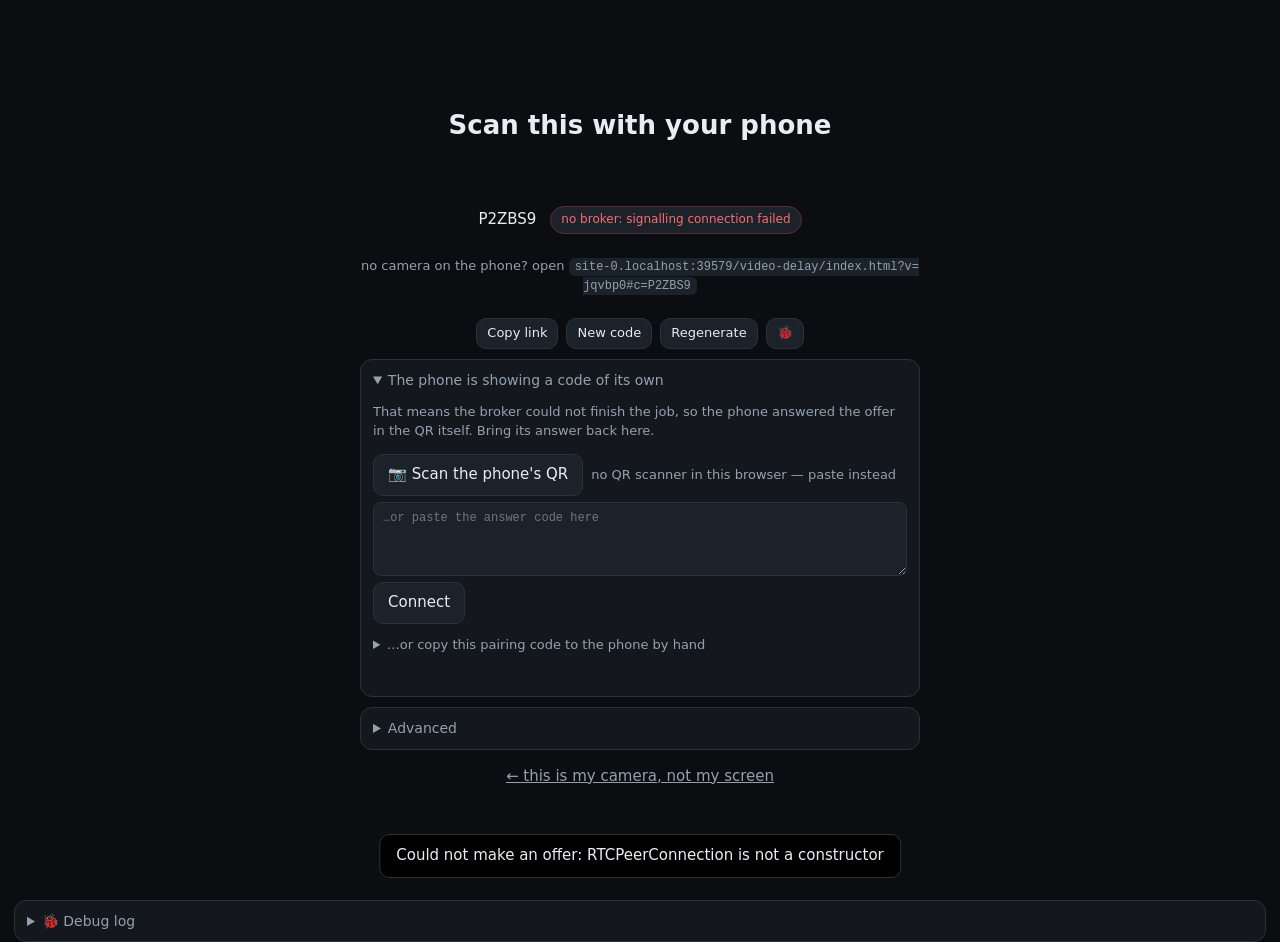
<file: video-delay/index.html>
<!doctype html>
<html lang="en">
<head>
<meta charset="utf-8">
<meta name="viewport" content="width=device-width,initial-scale=1,viewport-fit=cover">
<meta name="theme-color" content="#0b0d10">
<meta name="mobile-web-app-capable" content="yes">
<meta name="description" content="Phone camera on your PC screen, on a delay. WebRTC, no dependencies.">
<title>Video Delay</title>
<link rel="icon" href="data:image/svg+xml,%3Csvg xmlns='http://www.w3.org/2000/svg' viewBox='0 0 100 100'%3E%3Ctext y='.9em' font-size='90'%3E%E2%8F%B1%3C/text%3E%3C/svg%3E">
<script>
/* Cache-bust loader. GitHub Pages serves its own Cache-Control (~10 min) and we
   cannot change it, so a ?v= on the document alone would fetch a fresh
   index.html that still pulled app.js and style.css out of the phone's cache.
   Propagating the same token to every sub-resource is the only lever we have.
   async=false keeps dynamically inserted scripts in order. */
(function () {
  var v = new URLSearchParams(location.search).get('v');
  var q = v ? '?v=' + encodeURIComponent(v) : '';
  var css = document.createElement('link');
  css.rel = 'stylesheet'; css.href = 'style.css' + q;
  document.head.appendChild(css);
  ['qr.js', 'reps.js', 'app.js'].forEach(function (s) {
    var el = document.createElement('script');
    el.src = s + q; el.async = false;
    document.head.appendChild(el);
  });
})();
</script>
</head>
<body>

<!-- ===================== role picker (fallback only) ===================== -->
<section id="home" class="view" hidden>
  <div class="card">
    <h1>Video Delay</h1>
    <p class="sub">Your phone's camera on your PC screen, <b>N seconds late</b>.</p>
    <div class="pick">
      <button id="goViewer" class="big"><span class="emo">🖥️</span><span class="lbl">Viewer</span><small>show the delayed video here</small></button>
      <button id="goCamera" class="big"><span class="emo">📱</span><span class="lbl">Camera</span><small>send this device's camera</small></button>
    </div>
    <p class="hint">Normally you never see this page — a desktop opens the Viewer
      and a phone opens the scanner automatically.</p>
  </div>
</section>

<!-- ============================== viewer ============================== -->
<section id="viewer" class="view" hidden>

  <!-- everything here is replaced by the video once a phone connects -->
  <div class="hero" id="pairHero">
    <div class="alert" id="vAlert" hidden>
      <div class="alert-msg" id="vAlertMsg"></div>
      <div class="grp">
        <button id="vAlertRetry">Try again</button>
        <button id="vAlertMore" class="link">other options</button>
      </div>
    </div>
    <h2 id="heroTitle">Scan this with your phone</h2>
    <div id="mvQr" class="qrbox"></div>
    <p class="pairtxt" id="mvQrNote"></p>

    <div class="herobar">
      <span class="code" id="roomCode">······</span>
      <span id="sigState" class="pill">starting…</span>
    </div>
    <p class="pairtxt">no camera on the phone? open <code id="joinUrl">…</code></p>
    <div class="grp">
      <button id="copyLink" class="sm">Copy link</button>
      <button id="newRoom" class="sm">New code</button>
      <button id="mvStart" class="sm">Regenerate</button>
      <button class="sm" data-log title="Debug log">🐞</button>
    </div>

    <details class="adv" id="vManual">
      <summary>The phone is showing a code of its own</summary>
      <p class="pairtxt">That means the broker could not finish the job, so the
        phone answered the offer in the QR itself. Bring its answer back here.</p>
      <div class="row">
        <div class="grp">
          <button id="mvScan">📷 Scan the phone's QR</button>
          <span id="mvScanNote" class="pairtxt"></span>
        </div>
        <video id="mvCam" playsinline muted hidden></video>
        <textarea id="mvIn" spellcheck="false" placeholder="…or paste the answer code here"></textarea>
        <div class="grp"><button id="mvGo">Connect</button></div>
      </div>
      <details class="sub"><summary>…or copy this pairing code to the phone by hand</summary>
        <textarea id="mvOffer" spellcheck="false" readonly></textarea>
        <button id="mvOfferCopy" class="sm">Copy pairing code</button>
      </details>
    </details>

    <details class="adv" id="advanced">
      <summary>Advanced</summary>
      <div class="row">
        <label>ICE servers (JSON <code>RTCConfiguration</code>) — blank for defaults</label>
        <textarea id="iceCfg" spellcheck="false" placeholder="default: Google + Cloudflare STUN, no TURN"></textarea>
      </div>
      <div class="row">
        <label>Signalling WebSocket URL</label>
        <input type="text" id="sigUrl" spellcheck="false">
      </div>
      <div class="row">
        <label><b>Updates</b> — styling changes apply live with the connection
          untouched. Changed code needs a reload, which both devices do together
          so you never re-pair by hand.</label>
        <label class="chk"><input type="checkbox" id="autoUpdate" checked> update automatically</label>
        <label>check every (seconds)</label>
        <input type="number" id="pollSecs" min="5" max="3600" step="1" value="10">
      </div>
      <div class="row">
        <label>Cache-bust TTL for pairing links, minutes — <b>0 means a fresh token
          every time</b>, which is what you want while iterating. Raise it once the
          code settles so a returning phone reuses its cache.</label>
        <input type="number" id="cacheTtl" min="0" max="10080" step="1" value="0">
      </div>
      <div class="row">
        <label><b>TURN server</b> — required when the two devices are not on the same
          network. Two peers behind a VPN or carrier NAT cannot reach each other
          directly, and no amount of STUN fixes that.</label>
        <input type="text" id="turnUrl" spellcheck="false" placeholder="turn:host:3478  (comma-separate several)">
        <input type="text" id="turnUser" spellcheck="false" placeholder="username">
        <input type="text" id="turnPass" spellcheck="false" placeholder="credential">
        <label class="chk"><input type="checkbox" id="forceRelay"> force relay-only — proves the TURN server works instead of leaving you guessing</label>
      </div>
      <div class="grp"><button id="advSave" class="sm">Save &amp; reload</button><button id="advReset" class="sm">Reset</button><button id="advTest" class="sm">Test the broker</button></div>
    </details>

    <button class="link" data-back data-role="camera">← this is my camera, not my screen</button>
  </div>

  <!-- revealed on connect -->
  <div class="stage" id="stage" data-layout="split">
    <div class="pane" id="paneLive">
      <video id="pip" playsinline muted></video>
      <div class="tag">live</div>
      <div class="pip" id="pipLive" hidden>
        <video id="selfLive" playsinline muted></video>
        <div class="tag">you &middot; live</div>
        <div class="grip" title="Drag to resize"></div>
      </div>
    </div>
    <div class="pane" id="paneDelay">
      <video id="v" playsinline muted></video>
      <div class="tag" id="delayTag">30s delay</div>
      <div class="pip" id="pipDelay" hidden>
        <video id="selfDelay" playsinline muted></video>
        <div class="tag" id="selfTag">you &middot; 30s</div>
        <div class="grip" title="Drag to resize"></div>
      </div>
      <div class="overlay" id="overlay">
        <div class="ovnum" id="ovNum">··</div>
        <div class="ovmsg" id="ovMsg">waiting for phone…</div>
      </div>
    </div>
    <div class="topbars">
    <div class="timerbar" id="tbar" hidden data-phase="idle">
      <span class="tphase" id="tPhase">Ready</span>
      <span class="ttime" id="tTime" aria-live="polite">--</span>
      <span class="tround" id="tRound"></span>
      <button id="tStart">Start</button>
      <button id="tPause" disabled>Pause</button>
      <button id="tReset">Reset</button>
      <button id="tGear" title="Timer settings">&#9881;</button>
    </div>

    <div class="repbar" id="repbar" hidden>
      <span class="tphase">Reps</span>
      <span class="ttime" id="repCount" aria-live="polite">0</span>
      <span class="tround" id="repState">idle</span>
      <button id="repRun">Start</button>
      <button id="repClear">Clear</button>
      <button id="repGear" title="Rep settings">&#9881;</button>
    </div>
    </div>

    <div class="timercfg" id="tcfg" hidden>
      <div class="tgrid">
        <label>Prepare<input type="number" id="tPrep" min="0" max="600" value="5"></label>
        <label>Work<input type="number" id="tWork" min="1" max="3600" value="30"></label>
        <label>Rest<input type="number" id="tRest" min="0" max="3600" value="60"></label>
        <label>Rounds<input type="number" id="tRounds" min="1" max="99" value="5"></label>
      </div>
      <label class="chk"><input type="checkbox" id="tVoice" checked> speak the phase, so you need not look</label>
      <label class="chk"><input type="checkbox" id="tReplay" checked> replay the set when work ends</label>
      <div class="grp"><button id="tClose" class="sm">Done</button></div>
    </div>

    <div class="timercfg" id="repcfg" hidden>
      <div class="grid2">
        <label>Movement
          <select id="repEx">
            <option value="auto">Auto-detect</option>
            <option value="vertical">Vertical — DL, RDL, SL-RDL, Jefferson, squats, KB swing</option>
            <option value="lateral">Lateral — band walk</option>
            <option value="burst">Burst — jumps 180 / 360</option>
          </select>
        </label>
        <label>Sensitivity<input type="range" id="repSens" min="15" max="70" step="5" value="40"></label>
      </div>
      <label class="chk"><input type="checkbox" id="repAuto" checked> follow the timer — count only during work</label>
      <label class="chk"><input type="checkbox" id="repClips" checked> keep a video clip of each rep</label>
      <div class="grp">
        <button id="repSheet" class="sm">Contact sheet</button>
        <button id="repDl" class="sm">Download clips</button>
        <button id="repClose" class="sm">Done</button>
      </div>
      <div class="repgal" id="repGal"></div>
    </div>

    <div class="hud" id="hud"></div>
    <div class="fsbar" id="fsbar">
      <button data-d="-10" title="10 s less delay">&minus;10</button>
      <button data-d="-5" title="5 s less delay">&minus;5</button>
      <button data-d="-1" title="1 s less delay">&minus;1</button>
      <span class="fsval" id="fsVal">30s</span>
      <button data-d="1" title="1 s more delay">+1</button>
      <button data-d="5" title="5 s more delay">+5</button>
      <button data-d="10" title="10 s more delay">+10</button>
    </div>
  </div>

  <div class="toolbar" id="toolbar">
    <div class="grp delaygrp">
      <label for="delay">Delay</label>
      <input type="range" id="delay" min="0" max="600" step="1" value="30">
      <input type="number" id="delayNum" min="0" max="600" step="1" value="30"><span class="unit">s</span>
      <div class="presets" id="presets"></div>
    </div>
    <div class="grp">
      <button id="btnLive" title="Jump to the delayed live edge (L)">Live</button>
      <button id="btnBack" title="Replay 10 s (←)">⏪&nbsp;10s</button>
      <button id="btnFreeze" title="Freeze frame (Space)">Freeze</button>
      <button id="btnMirror" title="Mirror image (M)">Mirror</button>
      <button id="btnLayout" title="Layout: split / delayed only / corner thumbnail (P)">▥&nbsp;Split</button>
      <button id="btnSelf" title="This computer's webcam, live and delayed (C)">📷&nbsp;Self</button>
      <button id="btnTimer" title="Interval timer (T)">⏱&nbsp;Timer</button>
      <button id="btnReps" title="Rep detection (R)">◉&nbsp;Reps</button>
      <button id="btnMute" title="Audio on/off (U)">🔇</button>
      <button id="btnFs" title="Fullscreen (F)">⛶</button>
      <button id="btnLog" data-log title="Debug log">🐞</button>
    </div>
  </div>

  <details class="adv" id="verify">
    <summary>Pairing security <span id="vfyPill" class="pill">not connected</span></summary>
    <p class="pairtxt">Verification runs in both directions on its own. The phone pins this PC's
      certificate from the QR it scanned. This PC is satisfied when the phone echoes back, over the
      encrypted connection, the one-time token that only appeared on this screen. The code below is
      the manual fallback for when either automatic check is unavailable.</p>
    <div class="sas" id="vfyCode">— — —</div>
    <div id="vfyQr" class="qrbox"></div>
    <div class="grp">
      <button id="vfyScan">📷 Scan the phone's code</button>
      <button id="vfyRefresh" class="sm">Recompute</button>
    </div>
    <video id="vfyCam" playsinline muted hidden></video>
    <div id="vfyNote" class="pairtxt"></div>
  </details>
</section>

<!-- ============================== camera ============================== -->
<section id="camera" class="view" hidden>

  <!-- the phone lands here: point it at the PC -->
  <div class="hero" id="scanHero">
    <div class="alert" id="cAlert" hidden>
      <div class="alert-msg" id="cAlertMsg"></div>
      <div class="grp"><button id="cAlertRetry">Try again</button></div>
    </div>
    <h2>Point at the code on your PC</h2>
    <div class="scanwrap">
      <video id="scanCam" playsinline muted></video>
      <div class="reticle"></div>
    </div>
    <p class="pairtxt" id="scanNote">starting the camera…</p>
    <div class="grp">
      <button id="scanRetry" class="sm">Restart camera</button>
      <button id="scanManual" class="sm">Type a code instead</button>
      <button class="sm" data-log title="Debug log">🐞</button>
    </div>
    <button class="link" data-back data-role="viewer">← this is my screen, not my camera</button>
  </div>

  <div class="card" id="camCard">
    <div id="camJoin" hidden>
      <label for="codeIn" class="pairtxt">Code shown on the PC</label>
      <input id="codeIn" inputmode="text" autocapitalize="characters" autocorrect="off" autocomplete="off" spellcheck="false" placeholder="ABC123" maxlength="8">
      <label class="chk" style="margin-bottom:14px"><input type="checkbox" id="mic"> send microphone audio too</label>
      <button id="camConnect" class="big2">Connect</button>
    </div>

    <div id="camLive" hidden>
      <video id="pv" playsinline muted autoplay></video>
      <div class="grp" style="margin-bottom:12px">
        <button id="flip">🔄 Flip</button>
        <select id="res" title="capture resolution">
          <option value="480">480p</option>
          <option value="720" selected>720p</option>
          <option value="1080">1080p</option>
        </select>
        <select id="rate" title="max send bitrate">
          <option value="1000000">1 Mbps</option>
          <option value="2500000" selected>2.5 Mbps</option>
          <option value="5000000">5 Mbps</option>
          <option value="8000000">8 Mbps</option>
        </select>
        <span id="camState" class="pill">…</span>
        <button id="camLog" data-log title="Debug log">🐞</button>
      </div>

      <details class="adv" id="cVerify">
        <summary>Pairing security <span id="cVfyPill" class="pill">checking…</span></summary>
        <p class="pairtxt">Scanning the PC's QR pinned its certificate. If the machine
          that answered had not been the one you scanned, nothing would have been sent.</p>
        <div class="sas" id="cVfyCode">— — —</div>
        <div id="cVfyQr" class="qrbox"></div>
        <p class="pairtxt">Hold this up to the PC's webcam and press
          <b>Scan the phone's code</b> there, or just check the letters match.</p>
      </details>

      <button id="camStop" class="link">disconnect</button>
    </div>

    <details class="adv" id="cManual" style="margin-top:14px">
      <summary>Pair by code</summary>
      <div class="row" id="mcOfferRow">
        <label>Paste the PC's <b>pairing code</b> (only if you didn't scan its QR)</label>
        <textarea id="mcIn" spellcheck="false" placeholder="paste here"></textarea>
        <div class="grp"><button id="mcGo">Make answer</button></div>
      </div>
      <div class="row" id="mcAnswerRow" hidden>
        <label><b>Hold this up to the PC's webcam</b>, or copy the code across</label>
        <div id="mcQr" class="qrbox"></div>
        <textarea id="mcOut" spellcheck="false" readonly></textarea>
        <div class="grp"><button id="mcCopy" class="sm">Copy answer code</button></div>
      </div>
    </details>
  </div>
</section>

<details class="adv dbg" id="dbg">
  <summary>🐞 Debug log</summary>
  <pre id="dbgPre"></pre>
  <div class="grp">
    <button id="dbgCopy" class="sm">Copy log</button>
    <button id="dbgSave" class="sm">Download</button>
    <button id="dbgClear" class="sm">Clear</button>
    <label class="chk"><input type="checkbox" id="dbgSdp"> include full SDP <span class="warn">(contains IP addresses)</span></label>
  </div>
</details>

<div class="update" id="upd" hidden>
  <span id="updMsg">New version available</span>
  <button id="updNow" class="sm">Update both</button>
  <button id="updLater" class="link">later</button>
</div>

<div id="toast" hidden></div>
</body>
</html>
</file>
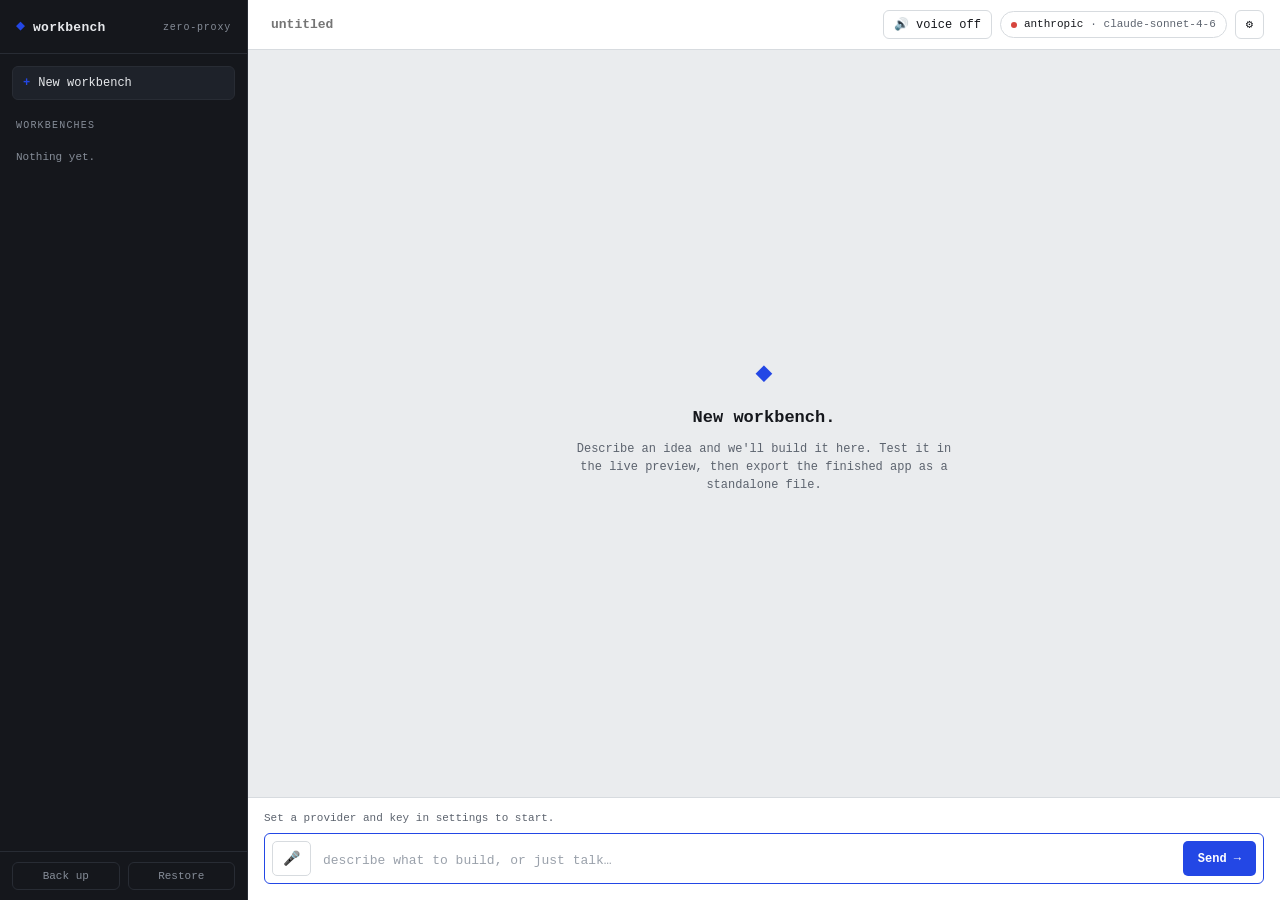
<file: workbench/index.html>
<!DOCTYPE html>
<html lang="en">
<head>
<meta charset="utf-8">
<meta name="viewport" content="width=device-width, initial-scale=1">
<title>workbench — chat &amp; build apps</title>
<style>
  /* ============================================================
     workbench — a single-file LLM chat that builds runnable apps.
     Chat on the left, the live app on the right. Apps can call the
     model through window.llm; finished apps export to a standalone
     file. One accent (blueprint cobalt), monospace instrument feel.
     No build step, no external dependencies.
     ============================================================ */
  :root {
    --canvas:#EAECEE; --ink:#15171C; --muted:#5C636E; --line:#D7DBDF; --surface:#FFFFFF;
    --rail:#15171C; --rail-ink:#E7E9EC; --rail-muted:#868D98; --rail-line:#282C34; --rail-hover:#1E222A;
    --accent:#2347E5; --accent-ink:#FFFFFF; --accent-soft:#F1F4FF;
    --live:#15A06E; --warn:#D6453D; --radius:6px;
    --mono: ui-monospace, "SF Mono", "JetBrains Mono", "Cascadia Code", Menlo, Consolas, "Liberation Mono", monospace;
  }
  * { box-sizing:border-box; }
  html, body { height:100%; }
  body { margin:0; font-family:var(--mono); color:var(--ink); background:var(--canvas);
         font-size:13px; line-height:1.5; -webkit-font-smoothing:antialiased; }
  button { font-family:var(--mono); cursor:pointer; }
  input, textarea { font-family:var(--mono); }
  a { color:var(--accent); }

  .app { display:grid; grid-template-columns:248px 1fr;
         grid-template-rows:100vh; grid-template-rows:100dvh;
         height:100vh; height:100dvh; overflow:hidden; }

  /* ---- control rail ---- */
  .rail { background:var(--rail); color:var(--rail-ink); display:flex; flex-direction:column;
          border-right:1px solid var(--rail-line); min-height:0; }
  .brand { display:flex; align-items:center; gap:8px; padding:16px 16px 14px; border-bottom:1px solid var(--rail-line); }
  .brand .mark { color:var(--accent); font-size:15px; }
  .brand b { font-weight:600; letter-spacing:.02em; }
  .brand .ver { margin-left:auto; color:var(--rail-muted); font-size:10px; letter-spacing:.08em; }
  .rail-actions { padding:12px; }
  .new-btn { width:100%; padding:9px 10px; text-align:left; background:var(--rail-hover); color:var(--rail-ink);
             border:1px solid var(--rail-line); border-radius:var(--radius); font-size:12px; display:flex; align-items:center; gap:8px; }
  .new-btn:hover { border-color:#3A404B; }
  .new-btn .plus { color:var(--accent); font-weight:700; }
  .list-label { padding:6px 16px; color:var(--rail-muted); font-size:10px; letter-spacing:.12em; text-transform:uppercase; }
  .list { flex:1; overflow-y:auto; padding:0 8px 12px; min-height:0; }
  .row { display:flex; align-items:center; gap:6px; padding:8px; border-radius:var(--radius); color:var(--rail-ink); }
  .row:hover { background:var(--rail-hover); }
  .row.active { background:var(--rail-hover); box-shadow:inset 2px 0 0 var(--accent); }
  .row .dot { width:5px; height:5px; border-radius:50%; background:var(--rail-muted); flex:none; }
  .row.active .dot { background:var(--accent); }
  .row .name { flex:1; min-width:0; font-size:12px; white-space:nowrap; overflow:hidden; text-overflow:ellipsis; }
  .row .kill { opacity:0; border:none; background:none; color:var(--rail-muted); font-size:14px; line-height:1; padding:2px 4px; border-radius:4px; }
  .row:hover .kill { opacity:1; }
  .row .kill:hover { color:var(--warn); background:rgba(214,69,61,.12); }
  .rail-foot { border-top:1px solid var(--rail-line); padding:10px 12px; display:flex; gap:8px; }
  .rail-foot button { flex:1; background:none; color:var(--rail-muted); border:1px solid var(--rail-line);
                      border-radius:var(--radius); padding:7px 6px; font-size:11px; }
  .rail-foot button:hover { color:var(--rail-ink); border-color:#3A404B; }

  /* ---- main ---- */
  .canvas { display:flex; flex-direction:column; min-width:0; min-height:0; }
  .topbar { display:flex; align-items:center; gap:10px; padding:10px 16px; border-bottom:1px solid var(--line); background:var(--surface); }
  .bench-title { font-size:13px; font-weight:600; border:1px solid transparent; background:none; padding:3px 6px;
                 border-radius:4px; color:var(--ink); max-width:300px; min-width:60px; }
  .bench-title:hover { border-color:var(--line); }
  .bench-title:focus { outline:none; border-color:var(--accent); background:#fff; }
  .top-actions { margin-left:auto; display:flex; align-items:center; gap:8px; }
  .icon-btn { border:1px solid var(--line); background:var(--surface); color:var(--ink); border-radius:var(--radius);
              padding:6px 10px; font-size:12px; display:inline-flex; align-items:center; gap:6px; }
  .icon-btn:hover { border-color:var(--accent); color:var(--accent); }
  .icon-btn.on { border-color:var(--accent); color:var(--accent); background:var(--accent-soft); }
  .model-badge { display:flex; align-items:center; gap:7px; color:var(--muted); font-size:11px; border:1px solid var(--line);
                 border-radius:99px; padding:4px 10px; }
  .model-badge .src { color:var(--ink); }
  .model-badge .live-dot { width:6px; height:6px; border-radius:50%; background:var(--live); flex:none; }
  .model-badge .live-dot.off { background:var(--warn); }

  .main { flex:1; min-height:0; display:grid; grid-template-columns:1fr; }
  .main.has-app { grid-template-columns:minmax(330px,1fr) minmax(0,1.05fr); }

  /* chat column */
  .chat-col { display:flex; flex-direction:column; min-width:0; min-height:0; border-right:1px solid var(--line); }
  .main:not(.has-app) .chat-col { border-right:none; }
  .transcript { flex:1; overflow-y:auto; padding:20px 18px; display:flex; flex-direction:column; gap:16px; min-height:0; }
  .hello { margin:auto; text-align:center; color:var(--muted); max-width:380px; display:flex; flex-direction:column; gap:10px; }
  .hello .mark { font-size:28px; color:var(--accent); }
  .hello h1 { font-size:17px; color:var(--ink); margin:0; font-weight:600; }
  .hello p { margin:0; font-size:12px; }

  .turn { display:flex; flex-direction:column; gap:5px; }
  .turn .who { font-size:10px; letter-spacing:.12em; text-transform:uppercase; color:var(--muted); }
  .turn.user .who { color:var(--accent); }
  .bubble { font-size:13px; line-height:1.6; }
  .bubble p { margin:0 0 8px; } .bubble p:last-child { margin:0; }
  .bubble code { background:#EEF0F3; border:1px solid var(--line); border-radius:4px; padding:0 4px; font-size:12px; }
  .turn.user .bubble { background:var(--accent-soft); border:1px solid #DCE2FF; border-radius:var(--radius); padding:9px 11px; }
  .caret-blink::after { content:'▍'; color:var(--accent); animation:blink 1.05s steps(1) infinite; }
  @keyframes blink { 50% { opacity:0; } }
  .appchip { display:inline-flex; align-items:center; gap:8px; margin-top:6px; padding:7px 11px; border:1px solid var(--line);
             background:var(--surface); border-radius:var(--radius); color:var(--ink); font-size:12px; }
  .appchip:hover { border-color:var(--accent); }
  .appchip .ic { color:var(--accent); }
  .appchip .st { color:var(--muted); font-size:11px; }

  .composer-wrap { padding:12px 16px 16px; border-top:1px solid var(--line); background:var(--surface); }
  .status { min-height:15px; font-size:11px; color:var(--muted); margin-bottom:7px; display:flex; align-items:center; gap:7px; }
  .status.err { color:var(--warn); }
  .status .pulse { width:6px; height:6px; border-radius:50%; background:var(--accent); animation:pulse 1.1s ease-in-out infinite; }
  @keyframes pulse { 0%,100%{opacity:.3;} 50%{opacity:1;} }
  .composer { display:flex; gap:8px; align-items:flex-end; background:var(--surface); border:1px solid var(--line); border-radius:var(--radius); padding:7px; }
  .composer:focus-within { border-color:var(--accent); }
  .mic { border:1px solid var(--line); background:#fff; color:var(--muted); border-radius:5px; padding:8px 10px; font-size:14px; align-self:stretch; }
  .mic:hover { color:var(--ink); border-color:var(--accent); }
  .mic.on { color:#fff; background:var(--warn); border-color:var(--warn); animation:pulse 1s ease-in-out infinite; }
  .composer textarea { flex:1; resize:none; border:none; outline:none; background:none; color:var(--ink); font-size:13px;
                       line-height:1.5; padding:6px 4px; max-height:170px; min-height:22px; }
  .composer textarea::placeholder { color:#9AA1AB; }
  .send { border:none; background:var(--accent); color:var(--accent-ink); border-radius:5px; padding:9px 15px;
          font-size:12px; font-weight:600; align-self:stretch; display:flex; align-items:center; gap:7px; }
  .send:hover { background:#1B3BC9; } .send:disabled { background:#9AA8E8; cursor:default; }
  .send .spin { width:11px; height:11px; border:2px solid rgba(255,255,255,.45); border-top-color:#fff; border-radius:50%; animation:spin .7s linear infinite; }
  @keyframes spin { to { transform:rotate(360deg); } }

  /* preview column */
  .preview-col { display:none; flex-direction:column; min-width:0; min-height:0; padding:14px; }
  .main.has-app .preview-col { display:flex; }
  .screen { flex:1; min-height:0; display:flex; flex-direction:column; background:var(--surface); border:1px solid var(--line);
            border-radius:var(--radius); overflow:hidden; box-shadow:0 8px 24px -18px rgba(20,23,28,.4); }
  .screen-bar { display:flex; align-items:center; gap:6px; padding:8px 10px; border-bottom:1px solid var(--line); background:#FCFCFD; }
  .seg { display:flex; border:1px solid var(--line); border-radius:5px; overflow:hidden; }
  .seg button { border:none; background:#fff; color:var(--muted); padding:4px 11px; font-size:11px; }
  .seg button.active { background:var(--accent-soft); color:var(--accent); }
  .screen-bar .spacer { flex:1; }
  .mini { border:1px solid var(--line); background:#fff; color:var(--ink); border-radius:5px; padding:4px 9px; font-size:11px; }
  .mini:hover { border-color:var(--accent); color:var(--accent); }
  .screen-cap { font-size:10.5px; color:var(--muted); padding:5px 11px; border-bottom:1px solid var(--line); background:#FCFCFD; }
  .screen-body { flex:1; min-height:0; position:relative; }
  iframe#preview { width:100%; height:100%; border:none; background:#fff; display:block; }
  pre#source { margin:0; height:100%; overflow:auto; padding:14px; font-size:12px; line-height:1.55; color:#2A2E36;
               background:#FAFBFC; white-space:pre-wrap; word-break:break-word; display:none; }
  pre#source.streaming::after { content:'▍'; color:var(--accent); font-weight:700; animation:blink 1.05s steps(1) infinite; }
  .screen.show-source pre#source { display:block; }
  .screen.show-source iframe#preview { display:none; }

  /* settings drawer */
  .scrim { position:fixed; inset:0; background:rgba(15,17,22,.42); opacity:0; pointer-events:none; transition:opacity .15s; z-index:40; }
  .scrim.open { opacity:1; pointer-events:auto; }
  .drawer { position:fixed; top:0; right:0; height:100%; width:380px; max-width:92vw; background:var(--surface);
            border-left:1px solid var(--line); transform:translateX(100%); transition:transform .18s ease; z-index:50; display:flex; flex-direction:column; }
  .drawer.open { transform:none; }
  .drawer-head { display:flex; align-items:center; padding:16px; border-bottom:1px solid var(--line); }
  .drawer-head b { font-size:13px; letter-spacing:.04em; }
  .drawer-head .x { margin-left:auto; border:none; background:none; font-size:18px; color:var(--muted); padding:2px 6px; border-radius:4px; }
  .drawer-head .x:hover { color:var(--ink); background:var(--canvas); }
  .drawer-body { padding:16px; overflow-y:auto; flex:1; display:flex; flex-direction:column; gap:16px; }
  .field { display:flex; flex-direction:column; gap:5px; }
  .field label { font-size:10px; letter-spacing:.1em; text-transform:uppercase; color:var(--muted); }
  .field input, .field select { border:1px solid var(--line); border-radius:5px; padding:8px 10px; font-size:12px; background:#fff; color:var(--ink); outline:none; }
  .field input:focus, .field select:focus { border-color:var(--accent); }
  .field .help { font-size:10.5px; color:var(--muted); line-height:1.45; }
  .field .help a { word-break:break-all; }
  .presets { display:grid; grid-template-columns:1fr 1fr; gap:6px; }
  .preset { border:1px solid var(--line); background:#fff; border-radius:5px; padding:8px; font-size:11px; text-align:left; color:var(--ink); }
  .preset small { display:block; color:var(--muted); font-size:9.5px; margin-top:2px; }
  .preset:hover { border-color:var(--accent); }
  .preset.active { border-color:var(--accent); background:var(--accent-soft); }
  .drawer-foot { padding:14px 16px; border-top:1px solid var(--line); }
  .save-btn { width:100%; background:var(--ink); color:#fff; border:none; border-radius:5px; padding:10px; font-size:12px; font-weight:600; }
  .save-btn:hover { background:#000; }
  .note { font-size:10.5px; color:var(--muted); line-height:1.5; border-top:1px solid var(--line); padding-top:12px; }

  .rail-toggle { display:none; }
  @media (max-width:860px) {
    .app { grid-template-columns:1fr; }
    .rail { position:fixed; left:0; top:0; bottom:0; width:248px; z-index:30; transform:translateX(-100%); transition:transform .18s; }
    .rail.open { transform:none; }
    .rail-toggle { display:inline-flex; }
    .main.has-app { grid-template-columns:1fr; grid-template-rows:minmax(0,1fr) minmax(0,.9fr); }
    .chat-col { border-right:none; border-bottom:1px solid var(--line); }
    .model-badge { display:none; }
    .bench-title { max-width:120px; }
  }
  @media (prefers-reduced-motion: reduce) { * { animation-duration:.001ms !important; transition-duration:.001ms !important; } }
</style>
</head>
<body>
<div class="app">
  <aside class="rail" id="rail">
    <div class="brand"><span class="mark">◆</span><b>workbench</b><span class="ver">zero-proxy</span></div>
    <div class="rail-actions"><button class="new-btn" id="newBtn"><span class="plus">+</span> New workbench</button></div>
    <div class="list-label">workbenches</div>
    <div class="list" id="list"></div>
    <div class="rail-foot">
      <button id="exportBtn">Back up</button>
      <button id="importBtn">Restore</button>
    </div>
  </aside>

  <main class="canvas">
    <div class="topbar">
      <button class="icon-btn rail-toggle" id="railToggle">≡</button>
      <input class="bench-title" id="benchTitle" value="" placeholder="untitled" spellcheck="false" disabled>
      <div class="top-actions">
        <button class="icon-btn" id="speakBtn" title="Read replies aloud">🔊 voice off</button>
        <div class="model-badge"><span class="live-dot" id="liveDot"></span><span class="src" id="badgeSrc">no provider</span><span id="badgeModel"></span></div>
        <button class="icon-btn" id="gearBtn">⚙</button>
      </div>
    </div>

    <div class="main" id="mainGrid">
      <!-- chat -->
      <section class="chat-col">
        <div class="transcript" id="transcript"></div>
        <div class="composer-wrap">
          <div class="status" id="status"></div>
          <div class="composer">
            <button class="mic" id="micBtn" title="Dictate (Chrome/Edge)">🎤</button>
            <textarea id="prompt" rows="1" placeholder="describe what to build, or just talk…" spellcheck="false"></textarea>
            <button class="send" id="sendBtn">Send →</button>
          </div>
        </div>
      </section>

      <!-- live app -->
      <section class="preview-col">
        <div class="screen" id="screen">
          <div class="screen-bar">
            <div class="seg"><button id="tabPreview" class="active">preview</button><button id="tabSource">source</button></div>
            <span class="spacer"></span>
            <button class="mini" id="copyBtn">copy</button>
            <button class="mini" id="dlBtn">download</button>
            <button class="mini" id="openBtn">open ↗</button>
          </div>
          <div class="screen-cap" id="screenCap"></div>
          <div class="screen-body">
            <iframe id="preview" sandbox="allow-scripts allow-modals allow-forms allow-popups" title="app preview"></iframe>
            <pre id="source"></pre>
          </div>
        </div>
      </section>
    </div>
  </main>
</div>

<div class="scrim" id="scrim"></div>
<div class="drawer" id="drawer">
  <div class="drawer-head"><b>SETTINGS</b><button class="x" id="closeDrawer">×</button></div>
  <div class="drawer-body">
    <div class="field"><label>Provider preset</label><div class="presets" id="presets"></div></div>
    <div class="field"><label>Endpoint URL</label><input id="fBase" spellcheck="false" autocomplete="off"></div>
    <div class="field"><label>Model</label><input id="fModel" spellcheck="false" autocomplete="off"><span class="help" id="modelHelp"></span></div>
    <div class="field" id="keyField"><label>API key</label><input id="fKey" type="password" spellcheck="false" autocomplete="off" placeholder="sk-…">
      <span class="help">Stored only in this browser. The live preview reaches the model through workbench, so your key never enters the apps you build.</span></div>
    <div class="note" id="corsNote"></div>
  </div>
  <div class="drawer-foot"><button class="save-btn" id="saveSettings">Save settings</button></div>
</div>
<input type="file" id="importFile" accept="application/json" style="display:none;">

<script>
/* ============================================================
   1. Storage (localStorage + in-memory fallback)
   ============================================================ */
const mem = {};
const store = {
  get(k){ try { const v=localStorage.getItem(k); return v==null?(k in mem?mem[k]:null):v; } catch { return k in mem?mem[k]:null; } },
  set(k,v){ mem[k]=v; try { localStorage.setItem(k,v); } catch {} },
};
const K_SETTINGS='workbench:settings', K_CHATS='workbench:chats', K_CURRENT='workbench:current';

/* ============================================================
   2. Providers (zero-proxy set) + system prompt
   ============================================================ */
const PRESETS = {
  anthropic:{ label:'Anthropic', format:'anthropic', needsKey:true, base:'https://api.anthropic.com/v1/messages',
    model:'claude-sonnet-4-6', modelsUrl:'https://docs.claude.com/en/docs/about-claude/models',
    cors:'Works directly from the browser — the request sends the anthropic-dangerous-direct-browser-access header for you.' },
  openrouter:{ label:'OpenRouter', format:'openai', needsKey:true, base:'https://openrouter.ai/api/v1/chat/completions',
    model:'anthropic/claude-sonnet-4.6', modelsUrl:'https://openrouter.ai/models',
    cors:'Works directly from the browser. Set the model id to any slug from the OpenRouter model list.' },
  ollama:{ label:'Ollama', format:'openai', needsKey:false, base:'http://localhost:11434/v1/chat/completions',
    model:'llama3.1', modelsUrl:'',
    cors:'Local. If this page is hosted off localhost, set OLLAMA_ORIGINS to its origin and restart Ollama. Serving the file from localhost avoids that.' },
  llamacpp:{ label:'llama.cpp', format:'openai', needsKey:false, base:'http://localhost:8080/v1/chat/completions',
    model:'local-model', modelsUrl:'',
    cors:'Local. The llama.cpp server sends CORS headers, so localhost-served pages work out of the box.' },
};

const SYSTEM_PROMPT = `You are a helpful assistant inside "workbench", a local chat that builds runnable apps. Talk with the user normally and conversationally — explain, suggest, ask questions when useful.

When the user wants an app, tool, game, or UI, build it: include ONE complete, self-contained HTML document inside a single \`\`\`html fenced code block. It runs live in a sandboxed preview beside the chat. Outside that block, keep your message short and friendly — describe what you built or changed in a sentence or two. Never paste the code twice or explain it line by line.

Apps you build can talk to the language model through a global that is already injected — do NOT define it yourself, do NOT put any API key in the app:
  await window.llm.chat("a prompt")                       // -> string
  await window.llm.chat([{role:"user",content:"hi"}])     // messages array
  await window.llm.chat(msgs, { onToken:(delta,full)=>{} })// stream tokens
Use it freely for AI-powered apps.

App rules: single HTML file; inline all CSS and JS; vanilla JS preferred (cdnjs allowed only if needed); NO localStorage/sessionStorage/cookies/indexedDB — keep state in memory. When revising, return the FULL updated document in a new \`\`\`html block.`;

/* dev bridge: injected into the live preview; routes window.llm through the parent (keeps the key here) */
const DEV_BRIDGE = `(function(){var pend={},seq=0;function norm(m){return typeof m==='string'?[{role:'user',content:m}]:m;}
window.llm={chat:function(messages,opts){opts=opts||{};return new Promise(function(res,rej){var id='r'+(++seq);pend[id]={res:res,rej:rej,onToken:opts.onToken};parent.postMessage({__llm:true,id:id,messages:norm(messages),stream:!!opts.onToken},'*');});}};
window.addEventListener('message',function(e){var d=e.data;if(!d||!d.__llmResult)return;var p=pend[d.id];if(!p)return;if(d.type==='token'){if(p.onToken)p.onToken(d.text,d.full);}else if(d.type==='done'){p.res(d.text);delete pend[d.id];}else if(d.type==='error'){p.rej(new Error(d.error));delete pend[d.id];}});})();`;

/* portable bridge: baked into EXPORTED apps that use window.llm. Prompts the end user for their own key. */
function portableBridgeFn(CFG){
  function getKey(){ if(!CFG.needsKey) return '';
    var k=null; try{k=localStorage.getItem(CFG.store);}catch(e){}
    if(!k){ k=prompt('Enter your '+CFG.label+' API key for this app:')||''; if(k){ try{localStorage.setItem(CFG.store,k);}catch(e){} } }
    return k; }
  window.llm={ chat:function(messages){
    var msgs=typeof messages==='string'?[{role:'user',content:messages}]:messages, key=getKey(), isA=CFG.format==='anthropic', headers, body;
    if(isA){ headers={'content-type':'application/json','x-api-key':key,'anthropic-version':'2023-06-01','anthropic-dangerous-direct-browser-access':'true'};
      var sys='',conv=[]; msgs.forEach(function(m){ if(m.role==='system')sys+=(sys?'\n':'')+m.content; else conv.push(m); });
      body={model:CFG.model,max_tokens:4096,messages:conv}; if(sys)body.system=sys;
    } else { headers={'content-type':'application/json'}; if(key)headers['authorization']='Bearer '+key; body={model:CFG.model,max_tokens:4096,messages:msgs}; }
    return fetch(CFG.base,{method:'POST',headers:headers,body:JSON.stringify(body)}).then(function(r){return r.json();}).then(function(d){
      if(isA)return (d.content||[]).filter(function(b){return b.type==='text';}).map(function(b){return b.text;}).join('');
      return d.choices&&d.choices[0]&&d.choices[0].message?d.choices[0].message.content:''; }); }};
}

/* ============================================================
   3. State
   ============================================================ */
let settings=loadSettings(), chats=loadChats(), currentId=store.get(K_CURRENT), busy=false, speakOn=!!settings.speak;
function loadSettings(){ try{ const s=JSON.parse(store.get(K_SETTINGS)); if(s&&s.base) return s; }catch{} const p=PRESETS.anthropic;
  return { preset:'anthropic', format:p.format, base:p.base, model:p.model, needsKey:p.needsKey, key:'', speak:false }; }
function loadChats(){ try{ const a=JSON.parse(store.get(K_CHATS)); return Array.isArray(a)?a:[]; }catch{ return []; } }
function persist(){ store.set(K_CHATS, JSON.stringify(chats)); store.set(K_CURRENT, currentId||''); }
function persistSettings(){ settings.speak=speakOn; store.set(K_SETTINGS, JSON.stringify(settings)); }

/* ============================================================
   4. Model call (streaming, both formats). system=null for app calls.
   ============================================================ */
async function streamModel(messages, onText, system){
  const url=settings.base.trim(), model=settings.model.trim(), key=(settings.key||'').trim(), isA=settings.format==='anthropic';
  let headers, body;
  if(isA){
    headers={'content-type':'application/json','x-api-key':key,'anthropic-version':'2023-06-01','anthropic-dangerous-direct-browser-access':'true'};
    let sys=system||'', conv=[];
    for(const m of messages){ if(m.role==='system') sys+=(sys?'\n':'')+(typeof m.content==='string'?m.content:''); else conv.push(m); }
    body={ model, max_tokens:8192, messages:conv, stream:true }; if(sys) body.system=sys;
  } else {
    headers={'content-type':'application/json'}; if(key) headers['authorization']='Bearer '+key;
    const msgs = system ? [{role:'system',content:system}, ...messages] : messages;
    body={ model, max_tokens:8192, messages:msgs, stream:true };
  }
  let res;
  try { res=await fetch(url,{method:'POST',headers,body:JSON.stringify(body)}); }
  catch(e){ throw new Error('Network/CORS error — the request never completed. Check the endpoint, and for local models confirm CORS is enabled (see settings).'); }
  if(!res.ok){ let detail=''; try{ const j=await res.json(); detail=j.error?.message||j.message||JSON.stringify(j); }catch{ detail=await res.text().catch(()=> ''); }
    throw new Error(`${res.status} ${res.statusText}${detail?' — '+detail:''}`); }
  if(!res.body||!res.body.getReader){ const data=await res.json();
    const full=isA?(data.content||[]).filter(b=>b.type==='text').map(b=>b.text).join(''):(data.choices?.[0]?.message?.content||'');
    onText(full); return full; }
  const reader=res.body.getReader(), dec=new TextDecoder(); let buf='', full='';
  while(true){ const {value,done}=await reader.read(); if(done) break; buf+=dec.decode(value,{stream:true}); let nl;
    while((nl=buf.indexOf('\n'))>=0){ const line=buf.slice(0,nl).trim(); buf=buf.slice(nl+1);
      if(!line||line.startsWith(':')||line.startsWith('event:')) continue; if(!line.startsWith('data:')) continue;
      const payload=line.slice(5).trim(); if(payload==='[DONE]') continue; let json; try{ json=JSON.parse(payload); }catch{ continue; }
      let piece='';
      if(isA){ if(json.type==='content_block_delta'&&json.delta?.type==='text_delta') piece=json.delta.text||''; else if(json.type==='error') throw new Error(json.error?.message||'stream error'); }
      else { if(json.error) throw new Error(json.error.message||'stream error'); piece=json.choices?.[0]?.delta?.content||''; }
      if(piece){ full+=piece; onText(full); } } }
  return full;
}

/* ============================================================
   5. Message parsing (prose vs app code) + markdown-lite
   ============================================================ */
function splitMessage(text){
  text = text||'';
  let idx = text.search(/```html\b/i), fence = 7;
  if(idx<0){ const g=text.indexOf('```'); if(g>=0 && /<!doctype html|<html[\s>]/i.test(text.slice(g))){ idx=g; fence=3; } }
  if(idx<0){ const raw=text.search(/<!doctype html|<html[\s>]/i);
    if(raw>=0) return { prose:text.slice(0,raw).trim(), code:text.slice(raw).trim(), building:false };
    return { prose:text, code:'', building:false }; }
  const after=text.slice(idx+fence), close=after.indexOf('```');
  if(close<0) return { prose:text.slice(0,idx).trim(), code:after.replace(/^[a-z]*\n/i,'').trim(), building:true };
  const code=after.slice(0,close).trim(), rest=after.slice(close+3);
  return { prose:(text.slice(0,idx)+'\n'+rest).trim(), code, building:false };
}
function escapeHtml(s){ return String(s).replace(/[&<>]/g,c=>({'&':'&amp;','<':'&lt;','>':'&gt;'}[c])); }
function md(t){ t=escapeHtml(t||'');
  t=t.replace(/`([^`]+)`/g,'<code>$1</code>').replace(/\*\*([^*]+)\*\*/g,'<strong>$1</strong>');
  t=t.replace(/\n{2,}/g,'</p><p>').replace(/\n/g,'<br>'); return '<p>'+t+'</p>'; }

/* ============================================================
   6. App injection + export
   ============================================================ */
function inject(html, scriptJs){ const tag='<scr'+'ipt>'+scriptJs+'</scr'+'ipt>';
  if(/<head[^>]*>/i.test(html)) return html.replace(/<head[^>]*>/i, m=>m+tag);
  if(/<html[^>]*>/i.test(html)) return html.replace(/<html[^>]*>/i, m=>m+tag);
  return tag+html; }
function usesLLM(code){ return /window\.llm|llm\.chat/.test(code||''); }
function withDevBridge(code){ return usesLLM(code) ? inject(code, DEV_BRIDGE) : code; }
function buildExport(code){
  if(!usesLLM(code)) return code;
  const p=PRESETS[settings.preset]||{label:'API'};
  const cfg={ base:settings.base, format:settings.format, model:settings.model, needsKey:settings.needsKey, label:p.label, store:'workbench_app_key' };
  return inject(code, '('+portableBridgeFn.toString()+')('+JSON.stringify(cfg)+');');
}

/* ============================================================
   7. DOM refs + view helpers
   ============================================================ */
const $ = id => document.getElementById(id);
const mainGrid=$('mainGrid'), transcript=$('transcript'), screen=$('screen'), preview=$('preview'),
      source=$('source'), titleInput=$('benchTitle');
let lastCode='';   // current app code for this bench (clean)

function currentChat(){ return chats.find(c=>c.id===currentId); }
function setHasApp(b){ mainGrid.classList.toggle('has-app', b); }
function showPreviewTab(){ screen.classList.remove('show-source'); $('tabPreview').classList.add('active'); $('tabSource').classList.remove('active'); }
function showSourceTab(){ screen.classList.add('show-source'); $('tabSource').classList.add('active'); $('tabPreview').classList.remove('active'); }

function setPreview(code){
  lastCode = code||'';
  preview.srcdoc = withDevBridge(lastCode);
  source.textContent = buildExport(lastCode);
  $('screenCap').textContent = usesLLM(lastCode)
    ? 'Exports as a standalone file with a portable AI bridge — it asks whoever runs it for their own key.'
    : 'Exports as a standalone file — no dependencies.';
  setHasApp(!!lastCode);
}

/* ============================================================
   8. Chat rendering
   ============================================================ */
function renderTranscript(){
  const chat=currentChat();
  transcript.innerHTML='';
  if(!chat || !chat.messages.length){
    transcript.innerHTML = '<div class="hello"><div class="mark">◆</div><h1>New workbench.</h1>'+
      '<p>Describe an idea and we\'ll build it here. Test it in the live preview, then export the finished app as a standalone file.</p></div>';
    return;
  }
  chat.messages.forEach(m=>transcript.appendChild(turnEl(m.role, m.content)));
  transcript.scrollTop = transcript.scrollHeight;
}
function turnEl(role, content){
  const wrap=document.createElement('div'); wrap.className='turn '+role;
  const who=document.createElement('div'); who.className='who'; who.textContent = role==='user'?'you':'workbench';
  const bub=document.createElement('div'); bub.className='bubble';
  wrap.appendChild(who); wrap.appendChild(bub);
  paintBubble(bub, content, role);
  return wrap;
}
function paintBubble(bub, content, role){
  if(role==='user'){ bub.innerHTML=md(content); return; }
  const s=splitMessage(content);
  bub.innerHTML = s.prose ? md(s.prose) : (s.code ? '<p class="muted">Built the app →</p>' : '');
  if(s.code){
    const chip=document.createElement('button'); chip.className='appchip';
    chip.innerHTML='<span class="ic">◢</span> <b>app</b> <span class="st">'+(s.building?'building…':'open in preview ↗')+'</span>';
    chip.addEventListener('click', ()=>{ setHasApp(true); showPreviewTab(); });
    bub.appendChild(chip);
  }
}

/* ============================================================
   9. Send / build flow
   ============================================================ */
async function send(text){
  if(busy) return; text=(text||'').trim(); if(!text) return;
  if(settings.needsKey && !(settings.key||'').trim()){ setStatus('Add an API key in settings first.', true); openDrawer(); return; }
  if(window.speechSynthesis) speechSynthesis.cancel();

  let chat=currentChat();
  if(!chat){ chat={ id:'c_'+Date.now().toString(36), name:deriveName(text), messages:[], createdAt:Date.now(), updatedAt:Date.now() };
    chats.unshift(chat); currentId=chat.id; }
  chat.messages.push({ role:'user', content:text });
  const assistant={ role:'assistant', content:'' }; chat.messages.push(assistant);

  setBusy(true); renderRail(); renderTranscript();
  const liveBubble = transcript.lastChild.querySelector('.bubble');
  liveBubble.classList.add('caret-blink');

  const t0=Date.now(); let chars=0, sawCode=false;
  const timer=setInterval(()=>{ setStatus(`<span class="pulse"></span>thinking… ${chars.toLocaleString()} chars · ${Math.round((Date.now()-t0)/1000)}s`); }, 250);
  setStatus('<span class="pulse"></span>contacting model…');

  let ok=false;
  try{
    const reply=await streamModel(chat.messages.slice(0,-1), (full)=>{
      chars=full.length; assistant.content=full;
      const s=splitMessage(full);
      liveBubble.innerHTML = s.prose ? md(s.prose) : '';
      liveBubble.classList.add('caret-blink');
      if(s.code){
        if(!sawCode){ sawCode=true; setHasApp(true); showSourceTab(); source.classList.add('streaming'); }
        source.textContent=s.code; source.scrollTop=source.scrollHeight;
        // re-add chip (innerHTML reset above wiped it)
        const chip=document.createElement('button'); chip.className='appchip';
        chip.innerHTML='<span class="ic">◢</span> <b>app</b> <span class="st">building…</span>';
        chip.addEventListener('click', ()=>{ setHasApp(true); showSourceTab(); });
        liveBubble.appendChild(chip);
      }
    }, SYSTEM_PROMPT);

    assistant.content=reply; liveBubble.classList.remove('caret-blink'); source.classList.remove('streaming');
    const s=splitMessage(reply);
    paintBubble(liveBubble, reply, 'assistant');
    if(s.code){ setPreview(s.code); showPreviewTab(); }
    chat.updatedAt=Date.now(); persist();
    if(speakOn && s.prose) speak(s.prose);
    ok=true;
  }catch(e){
    chat.messages.pop(); chat.messages.pop();   // drop assistant + user
    if(chat.messages.length===0){ chats=chats.filter(c=>c.id!==chat.id); currentId=null; }
    persist(); renderTranscript(); setStatus(e.message||String(e), true);
  }finally{
    clearInterval(timer); source.classList.remove('streaming'); setBusy(false); renderRail();
    if(ok){ setStatus(`done · ${chars.toLocaleString()} chars · ${Math.round((Date.now()-t0)/1000)}s`); transcript.scrollTop=transcript.scrollHeight; }
  }
}
function deriveName(t){ const s=t.replace(/\s+/g,' ').trim(); return s.length>34?s.slice(0,34).trimEnd()+'…':s||'untitled'; }

/* ============================================================
   10. Bench (session) management
   ============================================================ */
function openChat(id){
  currentId=id; persist();
  const chat=currentChat();
  titleInput.value = chat?chat.name:''; titleInput.disabled=!chat;
  renderTranscript();
  // restore latest app in this bench
  let code=''; if(chat) for(let i=chat.messages.length-1;i>=0;i--){ const s=splitMessage(chat.messages[i].content); if(s.code){ code=s.code; break; } }
  if(code){ setPreview(code); showPreviewTab(); } else { setHasApp(false); lastCode=''; }
  setStatus(''); renderRail(); closeRail();
}
function newChat(){ currentId=null; persist(); setHasApp(false); lastCode=''; titleInput.value=''; titleInput.disabled=true;
  renderTranscript(); setStatus(''); renderRail(); $('prompt').focus(); closeRail(); }
function deleteChat(id, ev){ ev.stopPropagation(); chats=chats.filter(c=>c.id!==id);
  if(currentId===id){ currentId=null; newChat(); } persist(); renderRail(); }

function renderRail(){
  const wrap=$('list'); wrap.innerHTML='';
  if(!chats.length){ wrap.innerHTML='<div style="padding:10px 8px;color:var(--rail-muted);font-size:11px;">Nothing yet.</div>'; return; }
  chats.forEach(c=>{ const el=document.createElement('div'); el.className='row'+(c.id===currentId?' active':'');
    el.innerHTML='<span class="dot"></span><span class="name"></span><button class="kill" title="Delete">×</button>';
    el.querySelector('.name').textContent=c.name;
    el.addEventListener('click', ()=>openChat(c.id));
    el.querySelector('.kill').addEventListener('click', e=>deleteChat(c.id,e));
    wrap.appendChild(el); });
}

/* ============================================================
   11. Status / busy / badge
   ============================================================ */
function setBusy(b){ busy=b; const btn=$('sendBtn'); btn.disabled=b; btn.innerHTML=b?'<span class="spin"></span>':'Send →'; }
function setStatus(html, isErr){ const s=$('status'); s.className='status'+(isErr?' err':''); s.innerHTML = isErr?escapeHtml(html):(html||''); }
function renderBadge(){ const p=PRESETS[settings.preset]; $('badgeSrc').textContent=p?p.label.toLowerCase():'custom';
  $('badgeModel').textContent=settings.model?'· '+settings.model:''; const okk=!settings.needsKey||!!(settings.key||'').trim();
  $('liveDot').className='live-dot'+(okk?'':' off'); }

/* ============================================================
   12. window.llm bridge — parent side (dev preview only)
   ============================================================ */
window.addEventListener('message', async (e)=>{
  const d=e.data; if(!d||!d.__llm) return; if(e.source!==preview.contentWindow) return;
  const post=f=>{ try{ e.source.postMessage(f,'*'); }catch{} };
  let prev=0;
  try{
    const full=await streamModel(d.messages, (txt)=>{ if(d.stream){ post({__llmResult:true,id:d.id,type:'token',text:txt.slice(prev),full:txt}); prev=txt.length; } }, null);
    post({__llmResult:true,id:d.id,type:'done',text:full});
  }catch(err){ post({__llmResult:true,id:d.id,type:'error',error:(err&&err.message)||String(err)}); }
});

/* ============================================================
   13. Voice — dictation (STT) + read-aloud (TTS)
   ============================================================ */
const SR = window.SpeechRecognition || window.webkitSpeechRecognition;
let recog=null, listening=false;
function toggleMic(){
  if(!SR){ setStatus('Voice input needs Chrome or Edge.', true); return; }
  if(listening){ recog.stop(); return; }
  recog=new SR(); recog.lang='en-US'; recog.interimResults=true; recog.continuous=false;
  const base=$('prompt').value;
  recog.onresult=ev=>{ let t=''; for(let i=ev.resultIndex;i<ev.results.length;i++) t+=ev.results[i][0].transcript;
    $('prompt').value=(base?base+' ':'')+t; autoGrow($('prompt')); };
  recog.onend=()=>{ listening=false; $('micBtn').classList.remove('on'); };
  recog.onerror=()=>{ listening=false; $('micBtn').classList.remove('on'); };
  recog.start(); listening=true; $('micBtn').classList.add('on');
}
function speak(text){ if(!window.speechSynthesis) return; const clean=(text||'').replace(/```[\s\S]*?```/g,' ').replace(/[*`#]/g,'').trim();
  if(!clean) return; speechSynthesis.cancel(); const u=new SpeechSynthesisUtterance(clean); u.rate=1.03; speechSynthesis.speak(u); }
function toggleSpeak(){ speakOn=!speakOn; persistSettings();
  $('speakBtn').classList.toggle('on', speakOn); $('speakBtn').textContent = speakOn?'🔊 voice on':'🔊 voice off';
  if(!speakOn && window.speechSynthesis) speechSynthesis.cancel(); }

/* ============================================================
   14. Settings drawer
   ============================================================ */
function renderPresets(){ const wrap=$('presets'); wrap.innerHTML='';
  Object.entries(PRESETS).forEach(([id,p])=>{ const b=document.createElement('button');
    b.className='preset'+(settings.preset===id?' active':''); b.innerHTML=`${p.label}<small>${p.needsKey?'key required':'local · no key'}</small>`;
    b.addEventListener('click', ()=>applyPreset(id)); wrap.appendChild(b); }); }
function applyPreset(id){ const p=PRESETS[id]; settings.preset=id; settings.format=p.format; settings.base=p.base; settings.model=p.model; settings.needsKey=p.needsKey; syncDrawer(); renderPresets(); }
function syncDrawer(){ $('fBase').value=settings.base; $('fModel').value=settings.model; $('fKey').value=settings.key||'';
  $('keyField').style.display=settings.needsKey?'flex':'none'; const p=PRESETS[settings.preset];
  $('modelHelp').innerHTML = p&&p.modelsUrl?`Set any model id. <a href="${p.modelsUrl}" target="_blank" rel="noopener">model list ↗</a>`:'Set the model id your server is running.';
  $('corsNote').textContent = p?p.cors:''; }
function openDrawer(){ renderPresets(); syncDrawer(); $('scrim').classList.add('open'); $('drawer').classList.add('open'); }
function closeDrawer(){ $('scrim').classList.remove('open'); $('drawer').classList.remove('open'); }
function saveSettings(){ settings.base=$('fBase').value.trim(); settings.model=$('fModel').value.trim(); settings.key=$('fKey').value;
  persistSettings(); renderBadge(); if(lastCode) setPreview(lastCode); closeDrawer(); setStatus(''); }

/* ============================================================
   15. Export current app + back up / restore all benches
   ============================================================ */
function copyApp(){ if(!lastCode) return; navigator.clipboard?.writeText(buildExport(lastCode)).then(()=>flash($('copyBtn'),'copied')); }
function downloadApp(){ if(!lastCode) return; const name=(currentChat()?.name||'app').replace(/[^\w-]+/g,'_');
  dl(buildExport(lastCode), name+'.html', 'text/html'); }
function openApp(){ if(!lastCode) return; const blob=new Blob([buildExport(lastCode)],{type:'text/html'}); window.open(URL.createObjectURL(blob),'_blank'); }
function flash(btn,txt){ const o=btn.textContent; btn.textContent=txt; setTimeout(()=>btn.textContent=o,1100); }
function dl(text, filename, type){ const blob=new Blob([text],{type}); const url=URL.createObjectURL(blob);
  const a=document.createElement('a'); a.href=url; a.download=filename; a.click(); URL.revokeObjectURL(url); }
function backupAll(){ dl(JSON.stringify({version:2, chats}, null, 2), 'workbench-backup.json', 'application/json'); }
function restoreAll(file){ const r=new FileReader(); r.onload=()=>{ try{ const data=JSON.parse(r.result);
  const incoming=Array.isArray(data)?data:data.chats; if(!Array.isArray(incoming)) throw 0;
  const ids=new Set(chats.map(c=>c.id)); incoming.forEach(c=>{ if(c&&c.id&&!ids.has(c.id)) chats.push(c); });
  persist(); renderRail(); setStatus(`Restored ${incoming.length} workbench(es).`);
  }catch{ setStatus('That file is not a valid backup.', true); } }; r.readAsText(file); }

/* ============================================================
   16. Wiring
   ============================================================ */
function autoGrow(t){ t.style.height='auto'; t.style.height=Math.min(t.scrollHeight,170)+'px'; }
const promptEl=$('prompt');
promptEl.addEventListener('input', ()=>autoGrow(promptEl));
promptEl.addEventListener('keydown', e=>{ if(e.key==='Enter'&&!e.shiftKey){ e.preventDefault(); const v=promptEl.value; promptEl.value=''; autoGrow(promptEl); send(v); } });
$('sendBtn').addEventListener('click', ()=>{ const v=promptEl.value; promptEl.value=''; autoGrow(promptEl); send(v); });
$('micBtn').addEventListener('click', toggleMic);
$('speakBtn').addEventListener('click', toggleSpeak);

$('newBtn').addEventListener('click', newChat);
$('gearBtn').addEventListener('click', openDrawer);
$('closeDrawer').addEventListener('click', closeDrawer);
$('scrim').addEventListener('click', closeDrawer);
$('saveSettings').addEventListener('click', saveSettings);

$('tabPreview').addEventListener('click', showPreviewTab);
$('tabSource').addEventListener('click', showSourceTab);
$('copyBtn').addEventListener('click', copyApp);
$('dlBtn').addEventListener('click', downloadApp);
$('openBtn').addEventListener('click', openApp);

$('exportBtn').addEventListener('click', backupAll);
$('importBtn').addEventListener('click', ()=>$('importFile').click());
$('importFile').addEventListener('change', e=>{ if(e.target.files[0]) restoreAll(e.target.files[0]); e.target.value=''; });

titleInput.addEventListener('change', ()=>{ const c=currentChat(); if(c){ c.name=titleInput.value.trim()||'untitled'; titleInput.value=c.name; persist(); renderRail(); } });
titleInput.addEventListener('keydown', e=>{ if(e.key==='Enter') titleInput.blur(); });
$('railToggle').addEventListener('click', ()=>$('rail').classList.toggle('open'));
function closeRail(){ $('rail').classList.remove('open'); }

/* ============================================================
   17. Boot
   ============================================================ */
function boot(){
  renderBadge(); renderRail();
  $('speakBtn').classList.toggle('on', speakOn); $('speakBtn').textContent = speakOn?'🔊 voice on':'🔊 voice off';
  if(!SR){ $('micBtn').title='Voice input needs Chrome/Edge'; $('micBtn').style.opacity=.5; }
  const c=currentChat();
  if(c){ openChat(c.id); } else { newChat(); }
  if(settings.needsKey && !(settings.key||'').trim()) setStatus('Set a provider and key in settings to start.');
}
boot();
</script>
</body>
</html>
</file>
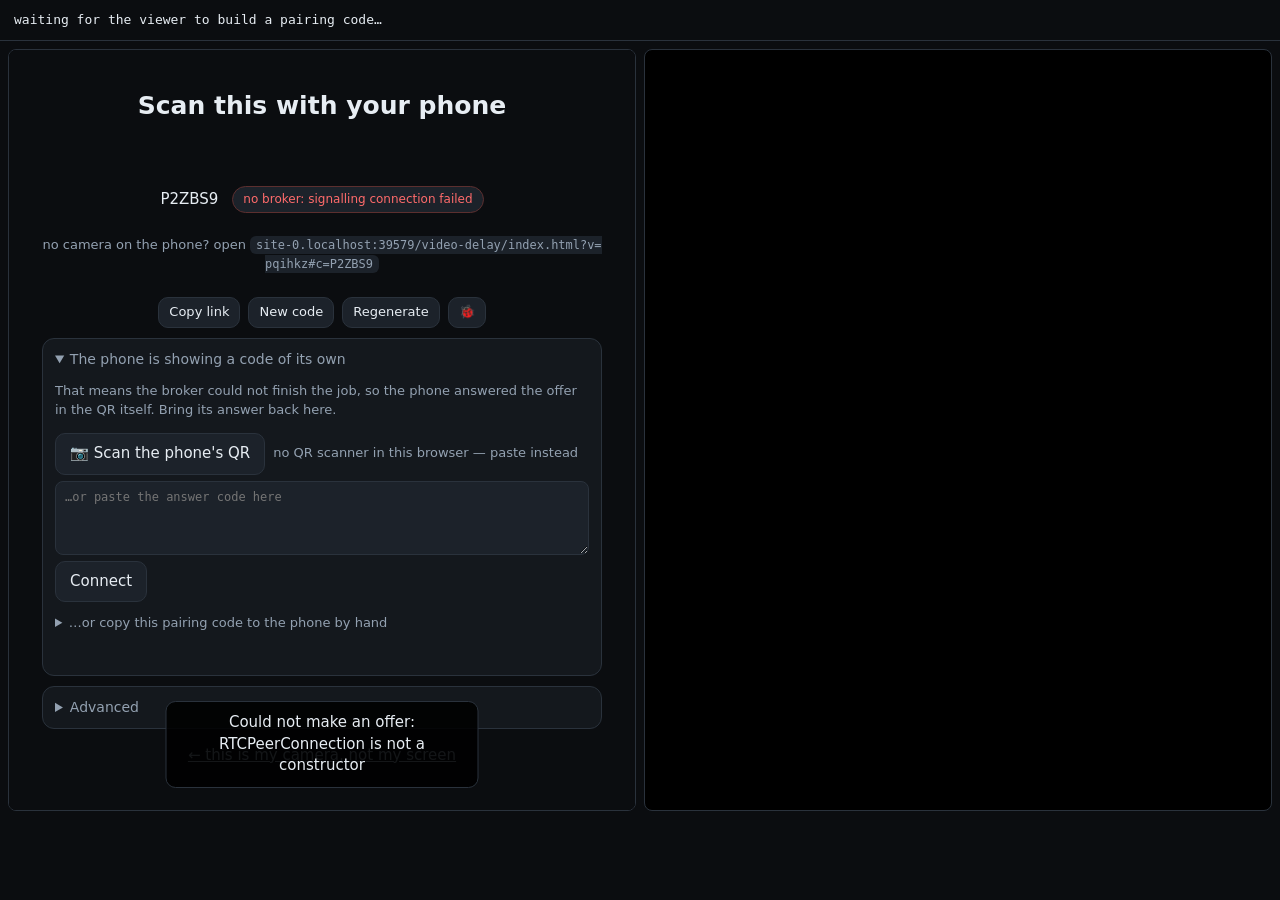
<file: video-delay/test/pair.html>
<!doctype html>
<meta charset="utf-8">
<title>video-delay — pairing test</title>
<!--
  Drives a real pairing between two same-origin iframes: one viewer, one camera.
  The QR path is used deliberately, because it is the only route that works with
  --network none -- the broker is unreachable, the camera's fallback fires, and
  the offer embedded in the pairing code finishes the job over loopback.

  This is the only way to exercise pairing, the delay pipeline and the connected
  layout without two real devices.
-->
<style>
  body { margin: 0; font: 13px/1.5 system-ui, sans-serif; background: #0b0d10; color: #e7edf3; }
  #log { padding: 10px 14px; white-space: pre-wrap; font-family: ui-monospace, monospace; border-bottom: 1px solid #2a323c; }
  #frames { display: flex; gap: 8px; padding: 8px; height: calc(100dvh - 140px); }
  iframe { flex: 1 1 0; height: 100%; border: 1px solid #2a323c; border-radius: 8px; background: #000; }
  body[data-result="pass"] #log { color: #5ad46a; }
  body[data-result="fail"] #log { color: #ff6b6b; }
</style>
<div id="log">starting…</div>
<div id="frames">
  <iframe id="fv" src="../index.html#v" allow="camera; microphone"></iframe>
  <iframe id="fc" allow="camera; microphone"></iframe>
</div>
<script>
const lines = [];
const say = (s) => { lines.push(s); document.getElementById('log').textContent = lines.join('\n'); };

function wait(fn, label, ms = 25000) {
  return new Promise((res, rej) => {
    const t0 = Date.now();
    (function tick() {
      let v = null;
      try { v = fn(); } catch { /* iframe still loading */ }
      if (v) return res(v);
      if (Date.now() - t0 > ms) return rej(new Error('timed out waiting for ' + label));
      setTimeout(tick, 200);
    })();
  });
}

(async () => {
  const fv = document.getElementById('fv'), fc = document.getElementById('fc');
  const V = () => fv.contentDocument, C = () => fc.contentDocument;
  try {
    say('waiting for the viewer to build a pairing code…');
    const code = await wait(() => {
      const t = V().getElementById('mvOffer');
      return t && t.value.length > 100 ? t.value : null;
    }, 'the viewer pairing code', 30000);
    say('viewer pairing code: ' + code.length + ' chars');

    // Go through onScanned, not straight to #j=. The double-join defect lived in
    // onScanned (it set location.hash AND called joinFromQr, and the hashchange
    // called joinFromQr again), so a test that jumps past it cannot catch a
    // regression of the exact bug it is meant to guard.
    fc.src = '../index.html#cam';
    await wait(() => (fc.contentWindow && fc.contentWindow.onScanned) ? true : null,
      'the camera page to load', 20000);
    say('camera loaded; simulating a QR scan');
    fc.contentWindow.onScanned(location.origin + '/index.html#j=' + code);
    const answer = await wait(() => {
      const t = C().getElementById('mcOut');
      return t && t.value.length > 100 ? t.value : null;
    }, 'the camera answer (broker fallback)', 45000);
    say('camera answer: ' + answer.length + ' chars');

    V().getElementById('mvIn').value = answer;
    V().getElementById('mvGo').click();
    say('answer handed back to the viewer');

    await wait(() => V().getElementById('viewer').classList.contains('connected'),
      'the connection', 30000);
    say('CONNECTED');

    // The connection is not the feature. Drop the delay to something short and
    // prove the buffer actually produces delayed output, which is the only part
    // that cannot be inferred from a screenshot.
    fv.contentWindow.setDelay(2);
    say('delay set to 2s; waiting for the buffer to fill…');
    const buffered = await wait(() => {
      const v = V().getElementById('v');
      return v && v.buffered && v.buffered.length && v.buffered.end(v.buffered.length - 1) > 0.5
        ? v.buffered.end(v.buffered.length - 1) : null;
    }, 'the delay buffer to produce output', 30000);
    say('delayed video buffered: ' + buffered.toFixed(1) + 's');

    const v = V().getElementById('v');
    say('delayed video playing: t=' + v.currentTime.toFixed(1) + ' readyState=' + v.readyState);
    if (v.readyState < 2) throw new Error('delayed video never decoded (readyState ' + v.readyState + ')');

    say('viewer hud: ' + (V().getElementById('hud').textContent || '(empty)'));
    say('camera state: ' + (C().getElementById('camState') || {}).textContent);
    say('viewer security: ' + (V().getElementById('vfyPill') || {}).textContent);
    const cPill = C().getElementById('cVfyPill').textContent;
    say('camera security: ' + cPill);

    // One scan must open exactly one camera and register exactly one signalling
    // peer. Two of each is the signature of the double-join defect.
    const camLog = C().getElementById('dbgPre').textContent;
    const gum = (camLog.match(/camera got media/g) || []).length;
    const sigs = (camLog.match(/sig opening as vd-/g) || []).length;
    say('camera opened getUserMedia x' + gum + ', signalling peers x' + sigs);
    if (gum > 1) throw new Error('one scan opened ' + gum + ' cameras — the double-join regressed');
    if (sigs > 1) throw new Error('one scan registered ' + sigs + ' signalling peers — the double-join regressed');
    if (/checking/i.test(cPill)) throw new Error('camera security pill never resolved: ' + cPill);
    if (!C().getElementById('mcAnswerRow').hidden) throw new Error('camera left its answer code on screen after connecting');
    // ---- interval timer -------------------------------------------------
    // `const` at module scope is not on window, so the pipeline state is not
    // reachable from here. The Live button carries the same fact: it is marked
    // `on` exactly when the view has been scrubbed off the live edge.
    const q = V().getElementById.bind(V());
    const replaying = () => q('btnLive').classList.contains('on');

    // Self-view on, so the timer's return-to-live is asserted for BOTH delay
    // lines. Two rapid clicks also exercise the in-flight guard: the second
    // lands inside getUserMedia and must be ignored, not start a second camera.
    q('btnSelf').click();
    q('btnSelf').click();
    await wait(() => !q('pipLive').hidden ? true : null, 'the self-view to open', 15000);
    const vLog = () => q('dbgPre').textContent;
    const webcams = (vLog().match(/webcam on, tracks/g) || []).length;
    say('self-view on; double-click opened ' + webcams + ' webcam(s)');
    if (webcams !== 1) throw new Error('double-click opened ' + webcams + ' webcams — the in-flight guard regressed');

    q('btnTimer').click();
    if (q('tbar').hidden) throw new Error('timer bar did not open');
    q('tPrep').value = 0; q('tWork').value = 2; q('tRest').value = 2; q('tRounds').value = 2;
    q('tReplay').checked = true;
    q('tStart').click();
    say('timer started (work 2s, rest 2s, 2 rounds)');

    await wait(() => q('tbar').dataset.phase === 'work' ? true : null, 'the work phase', 5000);
    say('phase: work, showing ' + q('tTime').textContent);

    // Work ending must rewind the delayed view to the start of the set, which is
    // the reason the timer lives in this app at all.
    await wait(() => q('tbar').dataset.phase === 'rest' ? true : null, 'the rest phase', 12000);
    say('phase: rest, showing ' + q('tTime').textContent);
    if (!replaying()) throw new Error('work ended but the delayed view did not rewind to replay the set');
    say('set replay: delayed view rewound');

    await wait(() => q('tbar').dataset.phase === 'done' ? true : null, 'the timer to finish', 20000);
    say('timer finished: ' + q('tPhase').textContent);
    if (replaying()) throw new Error('timer finished but the view was left in replay');
    say('returned to live at the end');

    // ---- rep detector -----------------------------------------------------
    // The detector is pure (scalars in, reps out), so it can be asserted to an
    // exact count against a synthetic signal — no video, no tolerance for
    // "looks about right", and it fails loudly if the maths regresses.
    const R = fv.contentWindow.VDReps;
    if (!R || !R.makeRepDetector) throw new Error('reps.js did not load into the viewer');
    const feed = (fn, ms, opts) => {
      const det = R.makeRepDetector(opts); let n = 0;
      for (let t = 0; t <= ms; t += 50) if (det.push(fn(t), t)) n++;
      return n;
    };
    const TAU = Math.PI * 2;
    const cases = [
      ['10 cycles @2s',      t => Math.sin(TAU * t / 2000) * 40 + 100, 20000, 9, 10],
      ['10 cycles + noise',  t => Math.sin(TAU * t / 2000) * 40 + 100 + Math.sin(t * 7.3) * 4, 20000, 9, 10],
      ['5 slow cycles @10s', t => Math.sin(TAU * t / 10000) * 40 + 100, 50000, 4, 5],
      ['flat, no reps',      () => 100, 20000, 0, 0],
      ['jitter, no reps',    t => 100 + Math.sin(t * 11) * 0.7, 20000, 0, 0],
      ['drift, no reps',     t => 100 + t / 500, 20000, 0, 0],
      // Targets hysteresis specifically. The ripple's amplitude is chosen so its
      // SLOPE exceeds the carrier's — below that it can never reverse the
      // signal's direction and the test proves nothing however the threshold is
      // set. At 32 it genuinely creates false turns: 9 reps with the guard, 19
      // without.
      ['ripple on real reps', t => Math.sin(TAU * t / 2000) * 40 + Math.sin(TAU * t / 1000) * 32 + 100, 20000, 8, 11],
      // Targets the minimum period: full amplitude, but 400ms a cycle. Nothing
      // a human lifts moves like this, and only minPeriod rejects it.
      ['too fast to be reps', t => Math.sin(TAU * t / 400) * 40 + 100, 20000, 0, 0],
    ];
    for (const [label, fn, ms, lo, hi] of cases) {
      const n = feed(fn, ms);
      say('detector: ' + label + ' -> ' + n + ' (expect ' + lo + '-' + hi + ')');
      if (n < lo || n > hi) throw new Error('detector counted ' + n + ' for ' + label + ', expected ' + lo + '-' + hi);
    }

    // And the UI wires up against the live feed without throwing.
    q('btnReps').click();
    if (q('repbar').hidden) throw new Error('rep bar did not open');
    q('repRun').click();
    await new Promise(r => setTimeout(r, 2500));
    say('rep detection ran on the live feed; state=' + q('repState').textContent +
        ' count=' + q('repCount').textContent);
    q('repRun').click();

    document.body.dataset.result = 'pass';
  } catch (e) {
    say('FAILED: ' + e.message);
    try { say('viewer status: ' + V().getElementById('sigState').textContent); } catch {}
    try { say('camera status: ' + C().getElementById('camState').textContent); } catch {}
    document.body.dataset.result = 'fail';
  }
})();
</script>
</file>
<file: fitness/styles.css>
/* styles.css — mobile-first, app-like. Light + dark via prefers-color-scheme. */

:root {
  --bg: #eef2f7;
  --surface: #ffffff;
  --surface-2: #f4f7fb;
  --text: #0f172a;
  --muted: #64748b;
  --border: #e3e9f0;
  --accent: #10b981;
  --accent-press: #059669;
  --accent-contrast: #ffffff;
  --user-bubble: linear-gradient(135deg, #10b981, #0ea372);
  --user-text: #ffffff;
  --assistant-bubble: #ffffff;
  --assistant-text: #0f172a;
  --danger: #ef4444;
  --topbar: linear-gradient(180deg, #0f1d33, #0b1120);
  --topbar-text: #ffffff;
  --shadow: 0 1px 2px rgba(15, 23, 42, 0.06), 0 4px 14px rgba(15, 23, 42, 0.05);
  --safe-top: env(safe-area-inset-top, 0px);
  --safe-bottom: env(safe-area-inset-bottom, 0px);
}

@media (prefers-color-scheme: dark) {
  :root {
    --bg: #070c17;
    --surface: #111a2c;
    --surface-2: #0d1626;
    --text: #e6edf6;
    --muted: #93a3b8;
    --border: #1d2942;
    --accent: #10b981;
    --accent-press: #34d399;
    --assistant-bubble: #18233a;
    --assistant-text: #e6edf6;
    --topbar: linear-gradient(180deg, #0a1424, #060b15);
    --shadow: 0 1px 2px rgba(0,0,0,0.4), 0 6px 18px rgba(0,0,0,0.35);
  }
}

* { box-sizing: border-box; }

/* The [hidden] attribute must beat element display rules below
   (e.g. .call-overlay/.field set display, which would otherwise show them). */
[hidden] { display: none !important; }

html, body {
  margin: 0;
  height: 100%;
  background: var(--bg);
  color: var(--text);
  font-family: -apple-system, BlinkMacSystemFont, "Segoe UI", Roboto, Helvetica, Arial, sans-serif;
  -webkit-font-smoothing: antialiased;
  -webkit-text-size-adjust: 100%;
  overscroll-behavior: none;
}
body { overflow: hidden; }

.ico {
  width: 22px; height: 22px;
  fill: none; stroke: currentColor; stroke-width: 2;
  stroke-linecap: round; stroke-linejoin: round;
  display: block;
}

#app {
  display: flex;
  flex-direction: column;
  height: 100vh;
  height: 100dvh;
  max-width: 720px;
  margin: 0 auto;
  background: var(--bg);
}

/* ---------- top bar ---------- */
.topbar {
  display: flex;
  align-items: center;
  justify-content: space-between;
  gap: 12px;
  padding: calc(12px + var(--safe-top)) 16px 12px;
  background: var(--topbar);
  color: var(--topbar-text);
  flex: 0 0 auto;
}
.topbar h1 { font-size: 19px; font-weight: 700; margin: 0; letter-spacing: -0.01em; }
.topbar-actions { display: flex; align-items: center; gap: 10px; }

.pill-btn {
  display: inline-flex; align-items: center; gap: 7px;
  background: var(--accent); color: #fff;
  border: none; border-radius: 999px;
  padding: 8px 15px 8px 13px; font-size: 14px; font-weight: 600;
  cursor: pointer; box-shadow: 0 2px 10px rgba(16,185,129,0.4);
}
.pill-btn:active { background: var(--accent-press); }
.pill-btn .ico { width: 17px; height: 17px; }

.icon-ghost {
  display: inline-flex; align-items: center; justify-content: center;
  width: 38px; height: 38px; border-radius: 50%;
  background: rgba(255,255,255,0.12); color: var(--topbar-text);
  border: none; cursor: pointer;
}
.icon-ghost .ico { width: 19px; height: 19px; }

/* ---------- main / screens ---------- */
main { flex: 1; position: relative; overflow: hidden; }
.screen { position: absolute; inset: 0; display: none; flex-direction: column; }
.screen.active { display: flex; }
.screen.scroll { overflow-y: auto; -webkit-overflow-scrolling: touch; padding: 16px; gap: 16px; }
#screen-coach { overflow: hidden; }

/* ---------- chat ---------- */
.chat {
  flex: 1; overflow-y: auto; -webkit-overflow-scrolling: touch;
  padding: 18px 12px 10px;
  display: flex; flex-direction: column; gap: 10px;
}
.msg { display: flex; }
.msg.user { justify-content: flex-end; }
.msg.assistant { justify-content: flex-start; }
.msg.log { justify-content: center; }

.bubble {
  max-width: 85%;
  padding: 11px 15px;
  border-radius: 20px;
  line-height: 1.45;
  font-size: 16px;
  white-space: pre-wrap;
  word-wrap: break-word;
  box-shadow: var(--shadow);
}
.msg.user .bubble {
  background: var(--user-bubble);
  color: var(--user-text);
  border-bottom-right-radius: 7px;
}
.msg.assistant .bubble {
  background: var(--assistant-bubble);
  color: var(--assistant-text);
  border: 1px solid var(--border);
  border-bottom-left-radius: 7px;
}
.log-chip {
  font-size: 13px; font-weight: 600;
  color: var(--accent-press);
  background: rgba(16, 185, 129, 0.13);
  border: 1px solid rgba(16, 185, 129, 0.3);
  background: color-mix(in srgb, var(--accent) 14%, transparent);
  border: 1px solid color-mix(in srgb, var(--accent) 30%, transparent);
  padding: 5px 13px; border-radius: 999px;
}

.msg.typing .bubble { display: flex; gap: 4px; padding: 15px 17px; }
.dot { width: 7px; height: 7px; border-radius: 50%; background: var(--muted); animation: blink 1.3s infinite ease-in-out both; }
.dot:nth-child(2) { animation-delay: 0.2s; }
.dot:nth-child(3) { animation-delay: 0.4s; }
@keyframes blink { 0%,80%,100% { opacity: 0.25; } 40% { opacity: 1; } }

/* ---------- composer ---------- */
.composer {
  flex: 0 0 auto;
  display: flex; align-items: flex-end; gap: 8px;
  padding: 9px 10px calc(9px + var(--safe-bottom));
  background: var(--surface);
  border-top: 1px solid var(--border);
}
#msg-input {
  flex: 1; resize: none;
  border: 1px solid var(--border); border-radius: 22px;
  padding: 11px 15px; font-size: 16px; line-height: 1.4; max-height: 140px;
  background: var(--surface-2); color: var(--text); font-family: inherit;
}
#msg-input:focus { outline: 2px solid var(--accent); outline-offset: -1px; }

.icon-btn {
  flex: 0 0 auto; width: 46px; height: 46px; border-radius: 50%;
  border: none; cursor: pointer; display: flex; align-items: center; justify-content: center;
}
.icon-btn.mic { background: var(--surface-2); border: 1px solid var(--border); color: var(--text); }
.icon-btn.mic.listening { background: var(--danger); color: #fff; animation: pulse 1s infinite; }
.icon-btn.send { background: var(--accent); color: #fff; }
.icon-btn.send .ico { transform: translateX(-1px); }
.icon-btn:disabled { opacity: 0.5; cursor: default; }
@keyframes pulse { 0%,100% { transform: scale(1); } 50% { transform: scale(1.09); } }

/* ---------- tab bar ---------- */
.tabbar {
  flex: 0 0 auto; display: flex;
  background: var(--surface); border-top: 1px solid var(--border);
  padding-bottom: var(--safe-bottom);
}
.tabbar button {
  flex: 1; border: none; background: none; color: var(--muted);
  padding: 9px 0 11px; display: flex; flex-direction: column; align-items: center; gap: 3px;
  cursor: pointer; font-size: 11px; font-weight: 500;
}
.tabbar button .ico { width: 24px; height: 24px; }
.tabbar button.active { color: var(--accent); font-weight: 700; }

/* ---------- buttons ---------- */
.ghost-btn {
  background: transparent; border: 1px solid var(--border); color: var(--text);
  border-radius: 11px; padding: 9px 14px; font-size: 14px; cursor: pointer;
}
.ghost-btn:disabled { opacity: 0.6; cursor: default; }
.primary-btn {
  background: var(--accent); color: #fff; border: none; border-radius: 13px;
  padding: 14px 16px; font-size: 16px; font-weight: 600; cursor: pointer; width: 100%;
  box-shadow: 0 2px 12px rgba(16,185,129,0.35);
}
.primary-btn:active { background: var(--accent-press); }
.danger-btn {
  background: transparent; color: var(--danger); border: 1px solid var(--danger);
  border-radius: 11px; padding: 9px 14px; font-size: 14px; cursor: pointer;
}

/* ---------- history ---------- */
.summary-card {
  background: var(--surface); border: 1px solid var(--border);
  border-radius: 16px; padding: 15px 17px; box-shadow: var(--shadow);
}
.summary-card h2 { margin: 0 0 7px; font-size: 14px; font-weight: 700; color: var(--accent); text-transform: uppercase; letter-spacing: 0.04em; }
.summary-card p { margin: 0; line-height: 1.5; font-size: 15px; white-space: pre-wrap; }
.summary-card small { color: var(--muted); display: block; margin-top: 9px; font-size: 12px; }

.stats { display: flex; gap: 10px; }
.stat { flex: 1; background: var(--surface); border: 1px solid var(--border); border-radius: 14px; padding: 14px 8px; text-align: center; box-shadow: var(--shadow); }
.stat-value { font-size: 26px; font-weight: 800; color: var(--accent); letter-spacing: -0.02em; }
.stat-label { font-size: 12px; color: var(--muted); margin-top: 3px; }

.day-heading { font-size: 12px; text-transform: uppercase; letter-spacing: 0.05em; color: var(--muted); font-weight: 700; margin: 16px 2px 7px; }
.workout-card { background: var(--surface); border: 1px solid var(--border); border-radius: 14px; padding: 13px 15px; margin-bottom: 9px; box-shadow: var(--shadow); }
.workout-time { font-size: 12px; color: var(--muted); margin-bottom: 7px; }
.ex-line { display: flex; flex-wrap: wrap; gap: 8px; align-items: baseline; padding: 3px 0; }
.ex-name { font-weight: 600; font-size: 15px; }
.ex-detail { font-size: 14px; color: var(--muted); }
.workout-notes { margin-top: 7px; font-size: 14px; color: var(--muted); font-style: italic; }
.empty { color: var(--muted); text-align: center; padding: 30px 10px; }

/* ---------- settings ---------- */
#settings-form { display: flex; flex-direction: column; gap: 14px; }
.field { display: flex; flex-direction: column; gap: 6px; font-size: 14px; font-weight: 600; color: var(--text); }
.field input, .field select, .field textarea {
  font-size: 16px; font-weight: 400; padding: 12px;
  border: 1px solid var(--border); border-radius: 11px;
  background: var(--surface); color: var(--text); font-family: inherit; width: 100%;
}
.field textarea { resize: vertical; }
.field input:focus, .field select:focus, .field textarea:focus { outline: 2px solid var(--accent); outline-offset: -1px; }
fieldset.field { border: 1px solid var(--border); border-radius: 14px; padding: 13px; }
fieldset.field legend { padding: 0 6px; font-size: 13px; color: var(--muted); font-weight: 700; }
.key-row { display: flex; gap: 8px; }
.key-row input { flex: 1; }
.hint-text { font-weight: 400; font-size: 13px; color: var(--muted); line-height: 1.5; margin: 0; }
.import-box { display: flex; flex-direction: column; gap: 10px; margin-top: 4px; }
#import-status { min-height: 16px; }

.danger-zone { margin-top: 20px; display: flex; flex-direction: column; gap: 12px; }
.note {
  font-size: 13px; color: var(--muted); line-height: 1.5;
  background: var(--surface-2); border: 1px solid var(--border);
  border-radius: 11px; padding: 11px 13px; margin: 0;
}
.note code { font-size: 12px; word-break: break-all; }
.danger-row { display: flex; gap: 10px; }
.danger-row .ghost-btn, .danger-row .danger-btn { flex: 1; }

/* ---------- call overlay ---------- */
.call-overlay {
  position: fixed; inset: 0; z-index: 100;
  display: flex; flex-direction: column;
  background: radial-gradient(120% 80% at 50% 0%, #16263f 0%, #0a1120 55%, #060a13 100%);
  color: #e6edf6;
  padding: calc(20px + var(--safe-top)) 22px calc(26px + var(--safe-bottom));
}
.call-top { display: flex; align-items: center; justify-content: space-between; }
.call-name { font-size: 17px; font-weight: 700; }
.call-timer { font-size: 14px; color: #93a3b8; font-variant-numeric: tabular-nums; }

.call-stage { flex: 1; display: flex; flex-direction: column; align-items: center; justify-content: center; gap: 26px; }
.orb {
  position: relative; width: 150px; height: 150px; border-radius: 50%;
  display: flex; align-items: center; justify-content: center;
  background: radial-gradient(circle at 32% 28%, #21384f, #0d1a2c);
  box-shadow: 0 14px 50px rgba(0,0,0,0.55), inset 0 0 30px rgba(255,255,255,0.03);
  color: #9fb2c6; transition: color 0.3s ease;
}
.orb .orb-ico { width: 56px; height: 56px; fill: none; stroke: currentColor; stroke-width: 1.8; stroke-linecap: round; stroke-linejoin: round; }
.orb .ring { position: absolute; inset: 0; border-radius: 50%; border: 2px solid currentColor; opacity: 0; }
.orb.listening { color: #38bdf8; }
.orb.listening .ring { animation: ring 2s infinite ease-out; }
.orb.listening .ring:nth-child(2) { animation-delay: 1s; }
.orb.speaking { color: #34d399; background: radial-gradient(circle at 32% 28%, #14532d, #0d1a2c); }
.orb.speaking .ring { animation: ring 1.25s infinite ease-out; }
.orb.speaking .ring:nth-child(2) { animation-delay: 0.62s; }
.orb.thinking { color: #fbbf24; animation: breathe 1.2s infinite ease-in-out; }
.orb.connecting { color: #94a3b8; animation: breathe 1.6s infinite ease-in-out; }
.orb.muted { color: #f87171; }
@keyframes ring { 0% { transform: scale(1); opacity: 0.55; } 100% { transform: scale(1.65); opacity: 0; } }
@keyframes breathe { 0%,100% { transform: scale(1); } 50% { transform: scale(1.06); } }

.call-state { font-size: 15px; color: #93a3b8; min-height: 20px; letter-spacing: 0.01em; }

.call-captions { min-height: 96px; display: flex; flex-direction: column; justify-content: flex-end; gap: 8px; text-align: center; }
.cap-coach { margin: 0; font-size: 18px; line-height: 1.45; color: #e6edf6; }
.cap-user { margin: 0; font-size: 15px; line-height: 1.4; color: #7d8ea3; font-style: italic; }

.call-controls { display: flex; justify-content: center; gap: 52px; padding-top: 30px; }
.call-ctrl {
  position: relative; width: 70px; height: 70px; border-radius: 50%; border: none;
  display: flex; align-items: center; justify-content: center;
  background: rgba(255,255,255,0.13); color: #fff; cursor: pointer;
  transition: background 0.2s;
}
.call-ctrl .ico { width: 28px; height: 28px; }
.call-ctrl .ico-micoff { display: none; }
.call-ctrl.muted { background: #f87171; color: #0b1120; }
.call-ctrl.muted .ico-mic { display: none; }
.call-ctrl.muted .ico-micoff { display: block; }
.call-ctrl.end { background: #ef4444; }
.call-ctrl.end .ico { transform: rotate(135deg); }
.call-ctrl .ctrl-lbl { position: absolute; top: 80px; left: 50%; transform: translateX(-50%); font-size: 12px; color: #93a3b8; white-space: nowrap; }

/* ---------- toast ---------- */
.toast {
  position: fixed; left: 50%; bottom: calc(84px + var(--safe-bottom));
  transform: translate(-50%, 20px); max-width: 92%;
  background: #0f172a; color: #fff; padding: 12px 17px; border-radius: 13px;
  font-size: 14px; box-shadow: 0 6px 24px rgba(0,0,0,0.3);
  opacity: 0; pointer-events: none; transition: opacity 0.2s, transform 0.2s; z-index: 120; text-align: center;
}
.toast.show { opacity: 1; transform: translate(-50%, 0); }
.toast.success { background: var(--accent-press); }
.toast.error { background: var(--danger); }

/* ---------- watch chips (coach recommendations) ---------- */
.msg.watch { justify-content: flex-start; }
.watch-row { display: flex; flex-wrap: wrap; gap: 6px; max-width: 85%; }
.watch-chip {
  background: var(--surface); border: 1px solid var(--border);
  color: var(--accent-press); border-radius: 999px;
  padding: 6px 12px; font-size: 13px; font-weight: 600; cursor: pointer;
}
.watch-chip:active { background: var(--surface-2); }

/* ---------- history buttons ---------- */
.workout-card { position: relative; }
.card-del {
  position: absolute; top: 8px; right: 10px;
  background: none; border: none; color: var(--muted);
  font-size: 15px; line-height: 1; padding: 4px; cursor: pointer;
}
.card-del:active { color: var(--danger); }
.ex-watch {
  margin-left: auto;
  background: var(--surface-2); border: 1px solid var(--border);
  color: var(--accent-press); border-radius: 8px;
  padding: 2px 10px; font-size: 12px; cursor: pointer;
}
#clear-history-btn { width: 100%; margin-top: 10px; }

/* ---------- exercises page ---------- */
.exercise-card {
  background: var(--surface); border: 1px solid var(--border);
  border-radius: 14px; padding: 13px 15px; margin-bottom: 9px; box-shadow: var(--shadow);
}
.exercise-head { display: flex; align-items: center; gap: 10px; }
.exercise-name { font-weight: 700; font-size: 16px; flex: 1; }
.exercise-current { margin-top: 6px; font-size: 15px; }
.exercise-meta { margin-top: 4px; font-size: 13px; color: var(--muted); }

/* ---------- sessions page ---------- */
.session-card {
  position: relative; background: var(--surface); border: 1px solid var(--border);
  border-radius: 14px; padding: 13px 15px; margin-bottom: 10px; box-shadow: var(--shadow);
}
.session-head { display: flex; align-items: center; gap: 10px; margin-bottom: 6px; }
.session-name {
  flex: 1; text-align: left; background: none; border: none;
  font-weight: 700; font-size: 17px; color: var(--text); cursor: pointer; padding: 0;
}
.session-empty { color: var(--muted); font-size: 14px; padding: 4px 0 6px; }
.session-ex { display: flex; align-items: center; gap: 8px; padding: 9px 0; border-top: 1px solid var(--border); }
.session-ex-info { flex: 1; min-width: 0; }
.session-ex-name { font-weight: 600; font-size: 15px; }
.session-ex-sub { font-size: 13px; color: var(--muted); margin-top: 2px; }
.ex-more {
  background: var(--surface-2); border: 1px solid var(--border); color: var(--muted);
  border-radius: 8px; padding: 2px 10px; font-size: 17px; line-height: 1; cursor: pointer;
}
.session-add {
  margin-top: 10px; width: 100%; background: none; border: 1px dashed var(--border);
  color: var(--accent-press); border-radius: 10px; padding: 10px; font-size: 14px; cursor: pointer;
}
#suggest-sessions-btn { width: 100%; margin: 8px 0 4px; }

/* ---------- bottom-sheet & picker modals ---------- */
.sheet-modal {
  position: fixed; inset: 0; z-index: 130;
  display: flex; align-items: flex-end; justify-content: center;
  background: rgba(0, 0, 0, 0.5);
}
.sheet {
  width: 100%; max-width: 560px; max-height: 80%; overflow-y: auto;
  background: var(--surface); border: 1px solid var(--border);
  border-radius: 18px 18px 0 0; padding: 16px;
  padding-bottom: calc(16px + var(--safe-bottom));
  display: flex; flex-direction: column; gap: 12px;
}
.sheet-head { display: flex; align-items: center; justify-content: space-between; }
.sheet-title { font-weight: 700; font-size: 16px; }
.sheet-actions { display: flex; flex-direction: column; gap: 8px; }
.sheet-actions button {
  text-align: left; padding: 13px 14px; border: 1px solid var(--border);
  border-radius: 11px; background: var(--surface-2); color: var(--text); font-size: 15px; cursor: pointer;
}
.sheet-actions .sheet-section {
  border: none; background: none; padding: 6px 2px 0; cursor: default;
  font-size: 12px; text-transform: uppercase; letter-spacing: 0.04em; color: var(--muted);
}
.sheet-actions .danger { color: var(--danger); border-color: var(--danger); }
.picker-suggestions { display: flex; flex-wrap: wrap; gap: 6px; }
.picker-suggestions button {
  background: var(--surface-2); border: 1px solid var(--border); color: var(--text);
  border-radius: 999px; padding: 6px 12px; font-size: 13px; cursor: pointer;
}

/* ---------- video modal ---------- */
.video-modal {
  position: fixed; inset: 0; z-index: 130;
  display: flex; align-items: center; justify-content: center;
  background: rgba(0, 0, 0, 0.62);
  padding: calc(16px + var(--safe-top)) 16px calc(16px + var(--safe-bottom));
}
.video-sheet {
  width: 100%; max-width: 640px; max-height: 100%;
  background: var(--surface); border: 1px solid var(--border); border-radius: 16px;
  padding: 14px; display: flex; flex-direction: column; gap: 12px; overflow-y: auto;
}
.video-head { display: flex; align-items: center; justify-content: space-between; gap: 10px; }
.video-title { font-weight: 700; font-size: 16px; }
.icon-ghost.dark { background: var(--surface-2); color: var(--text); border: 1px solid var(--border); }
.video-frame-wrap { position: relative; width: 100%; padding-top: 56.25%; }
.video-frame-wrap iframe { position: absolute; inset: 0; width: 100%; height: 100%; border: 0; border-radius: 12px; }
.video-empty { display: flex; flex-direction: column; gap: 10px; }
.pin-row { display: flex; gap: 8px; }
.pin-row input {
  flex: 1; font-size: 16px; padding: 11px 12px;
  border: 1px solid var(--border); border-radius: 10px;
  background: var(--surface); color: var(--text); font-family: inherit;
}

@media (prefers-reduced-motion: reduce) {
  .orb, .orb .ring, .dot, .icon-btn.mic.listening { animation: none !important; }
}
</file>
